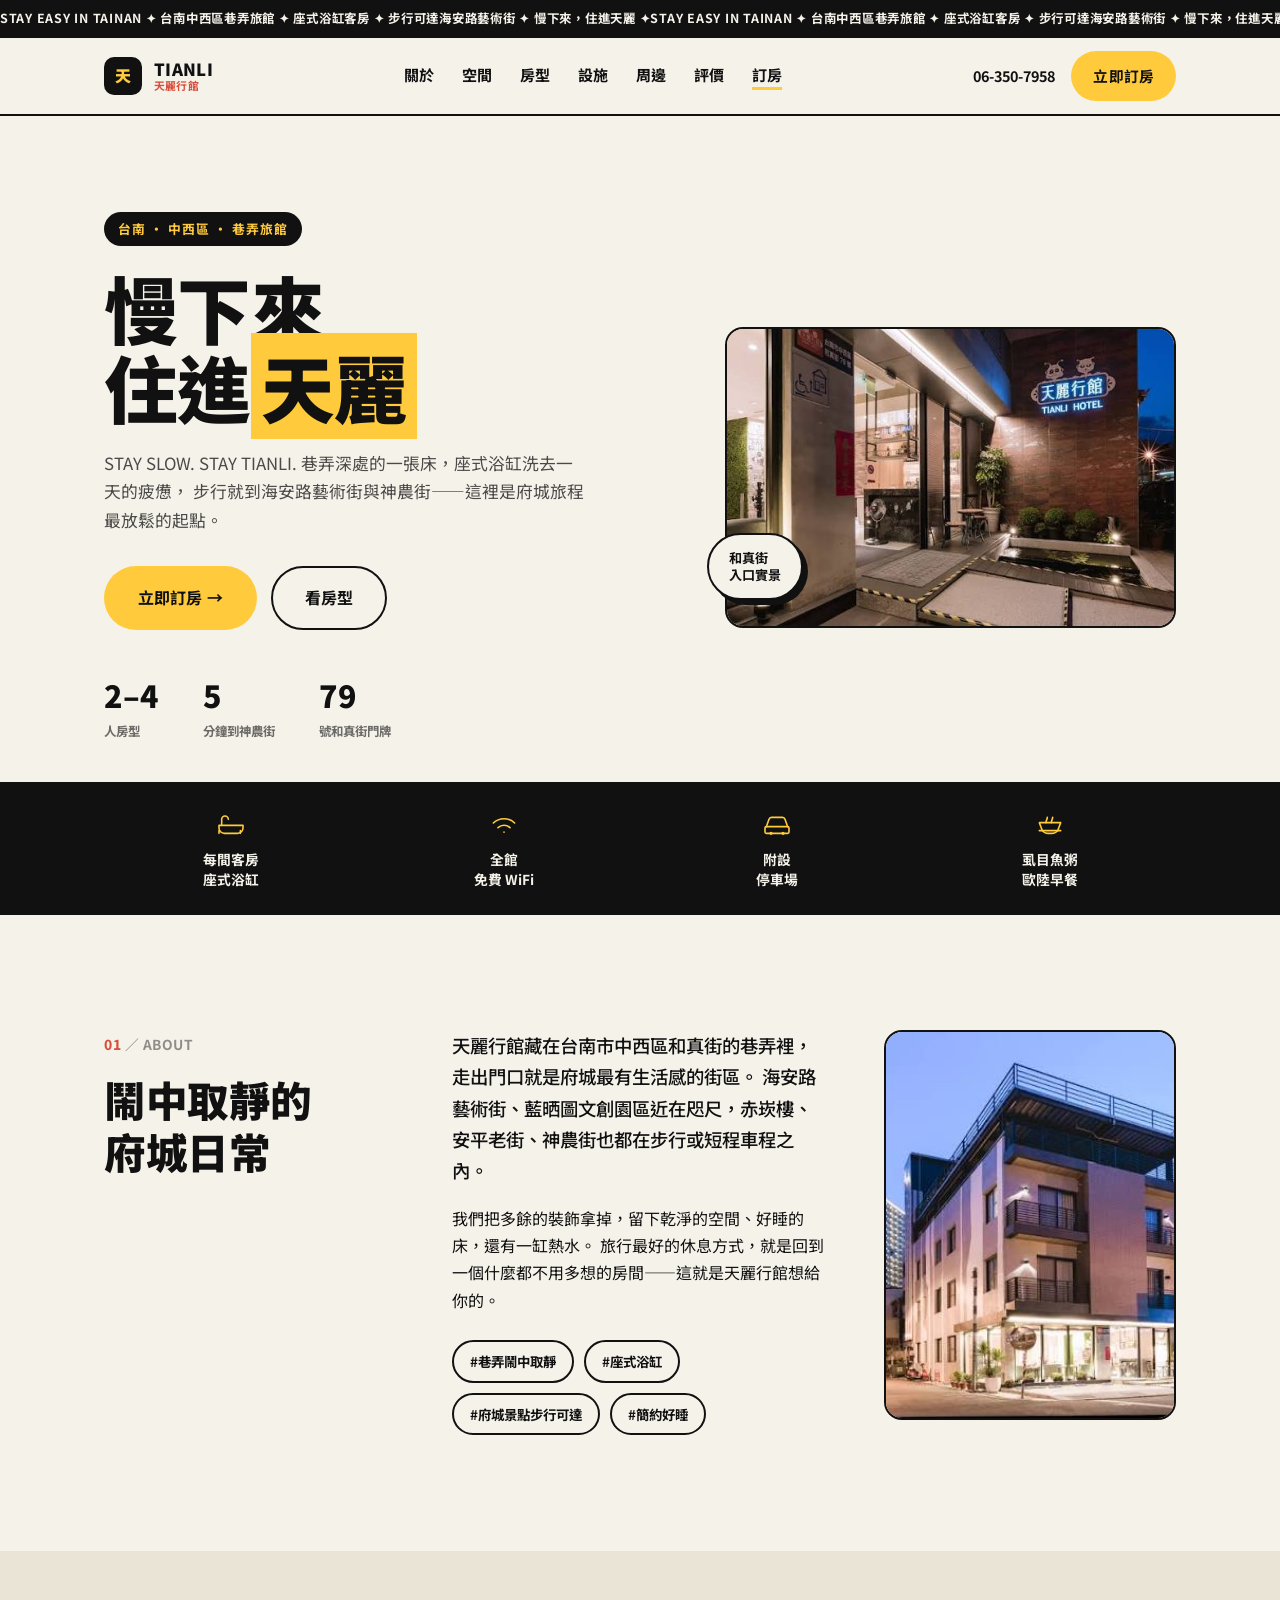
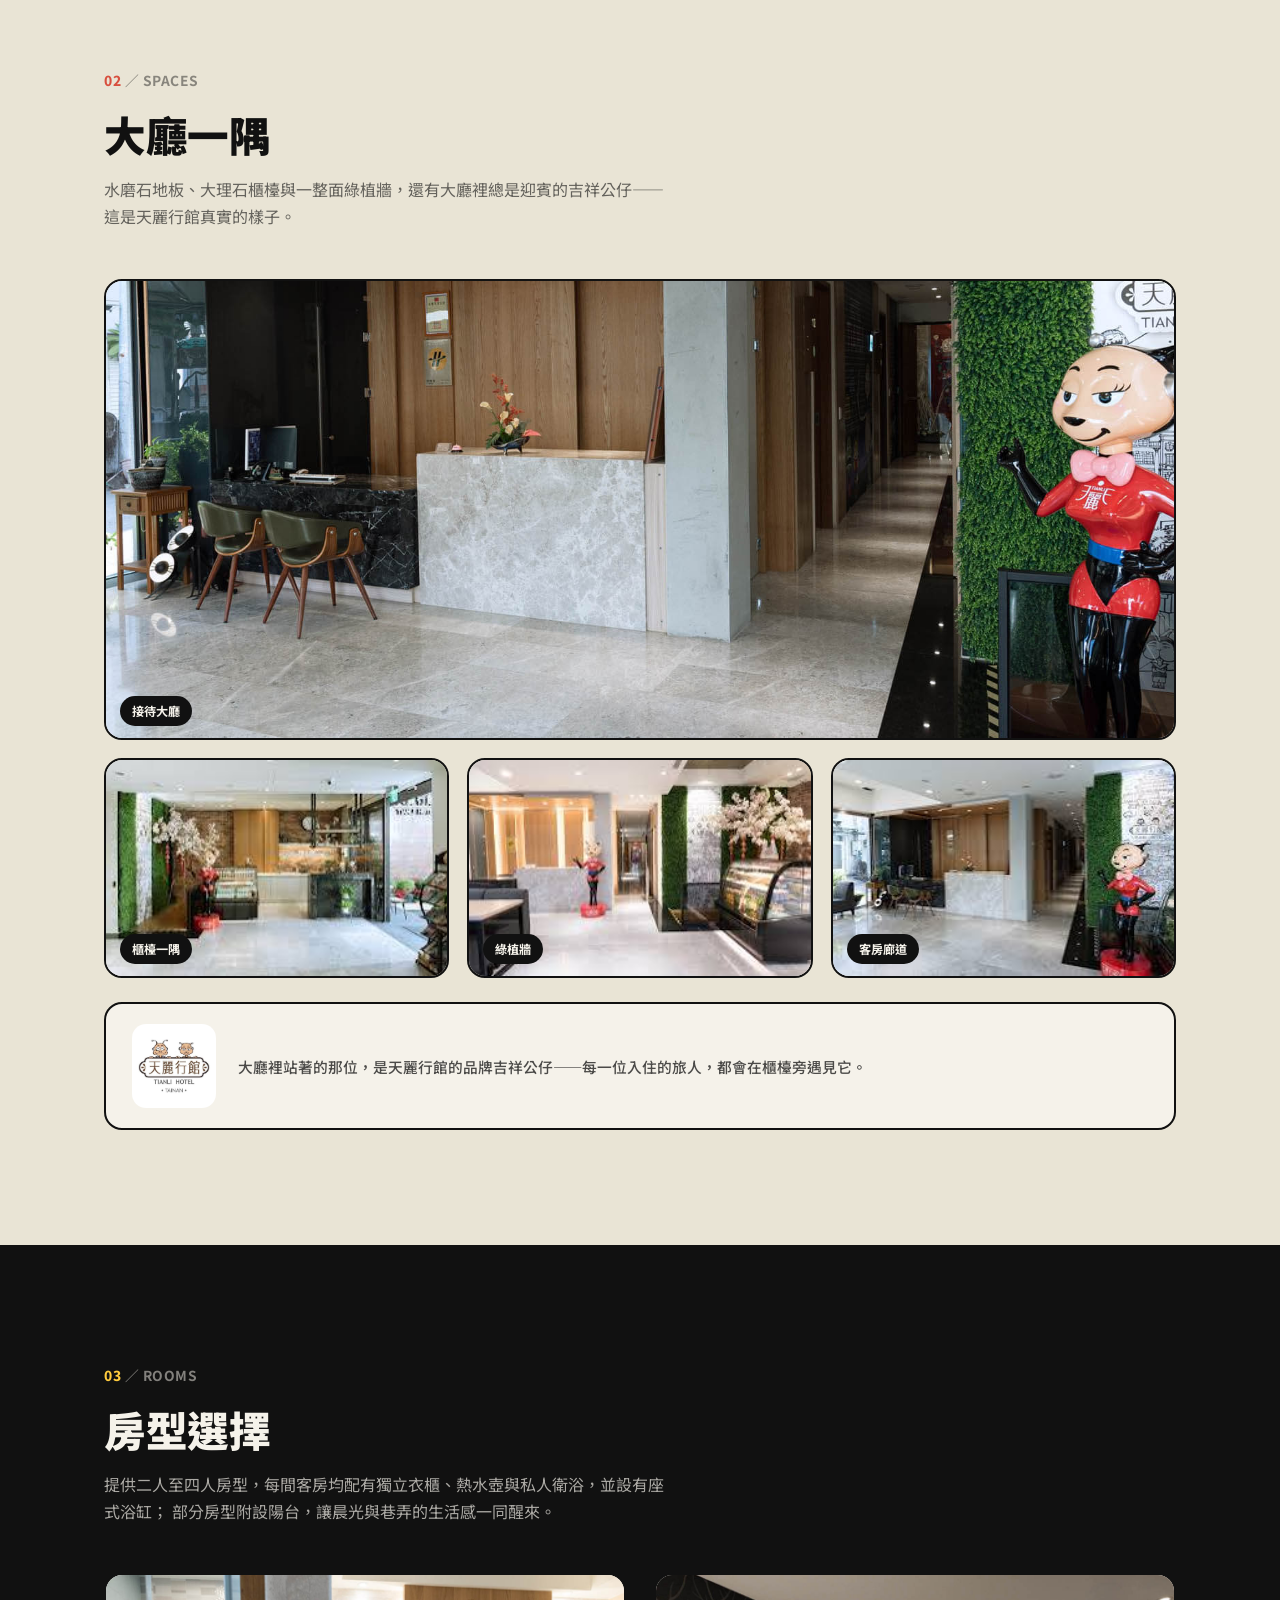
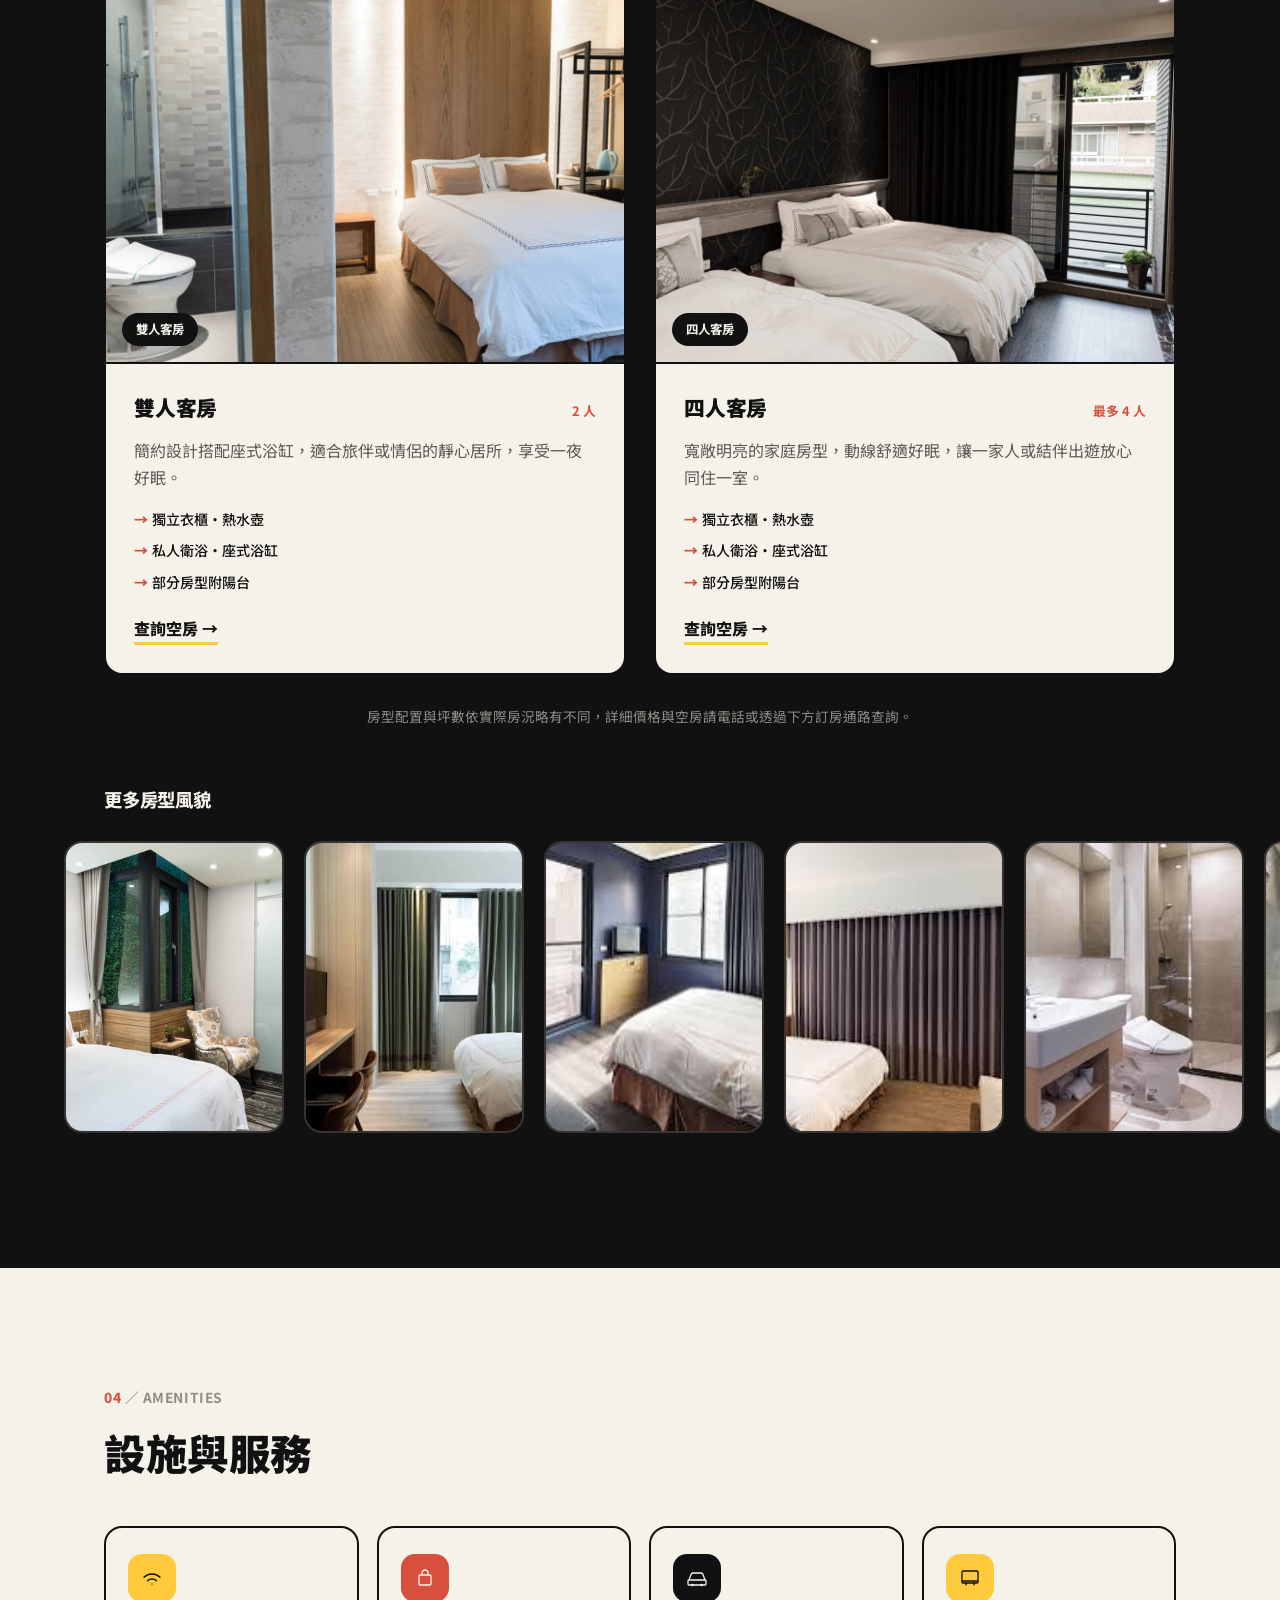
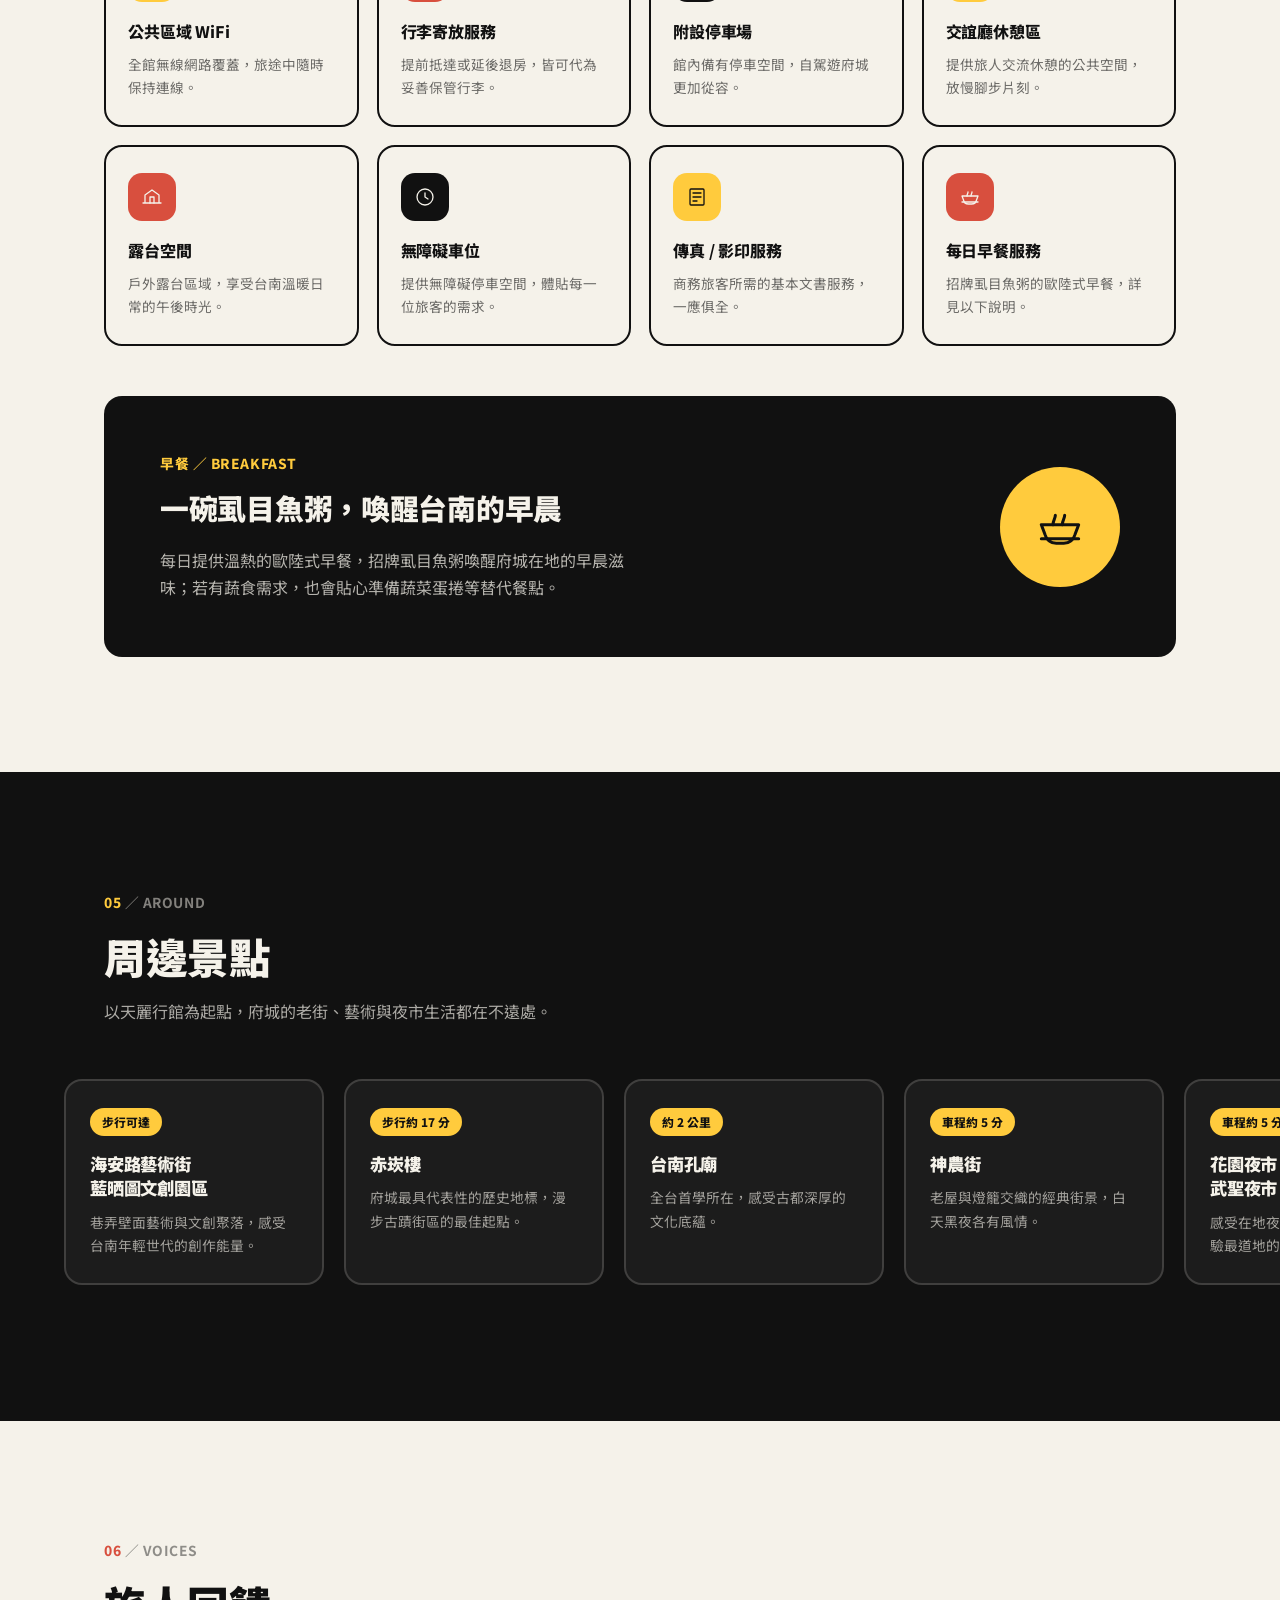
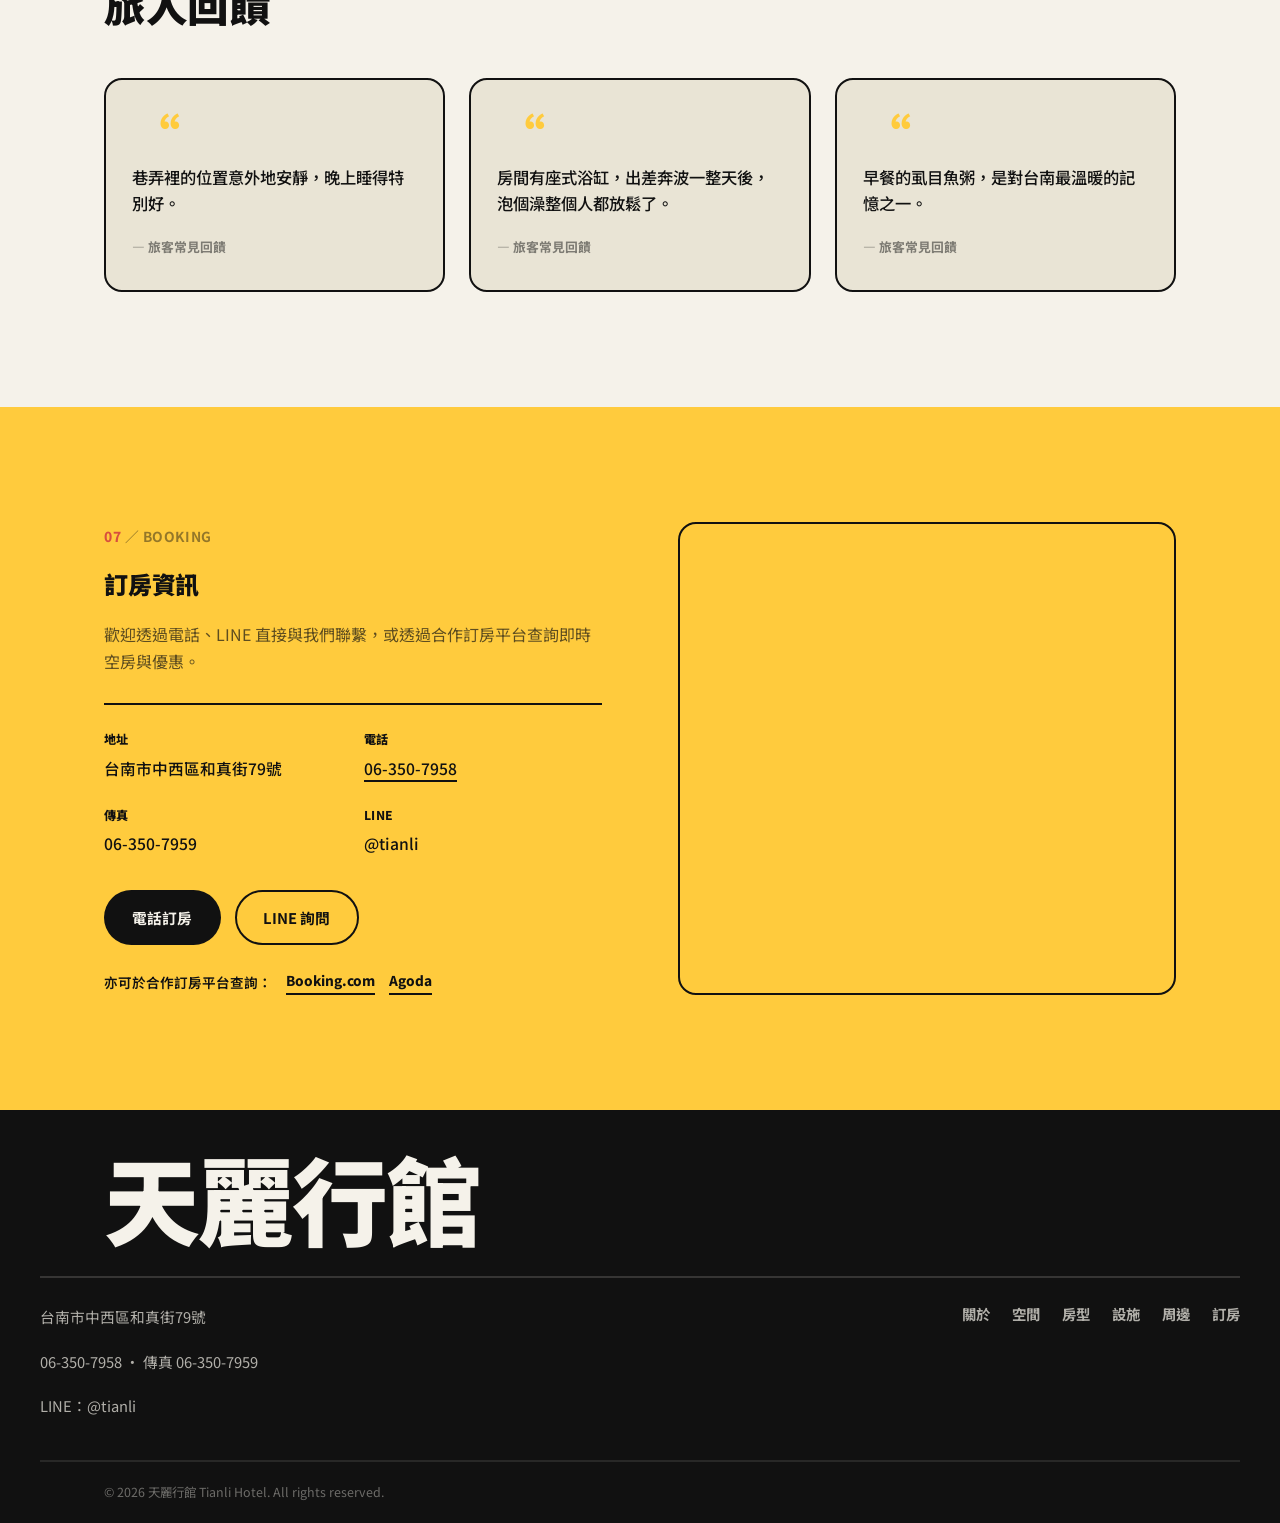
<file: index.html>
<!DOCTYPE html>
<html lang="zh-Hant">
<head>
<meta charset="UTF-8">
<meta name="viewport" content="width=device-width, initial-scale=1.0">
<title>天麗行館 TIANLI｜STAY SLOW. STAY TIANLI. 台南中西區巷弄旅館</title>
<meta name="description" content="天麗行館位於台南市中西區和真街，鬧中取靜的巷弄旅館。座式浴缸客房、步行可達海安路藝術街與神農街，慢下來，住進府城的日常。">
<link rel="icon" href="assets/img/logo-mascot.jpg">
<link rel="preconnect" href="https://fonts.googleapis.com">
<link rel="preconnect" href="https://fonts.gstatic.com" crossorigin>
<link href="https://fonts.googleapis.com/css2?family=Noto+Sans+TC:wght@400;500;700;900&display=swap" rel="stylesheet">
<link rel="stylesheet" href="assets/css/style.css">
</head>
<body>

<!-- ============ TOP TICKER ============ -->
<div class="top-ticker" aria-hidden="true">
  <div class="ticker-track">
    <span>STAY EASY IN TAINAN ✦ 台南中西區巷弄旅館 ✦ 座式浴缸客房 ✦ 步行可達海安路藝術街 ✦ 慢下來，住進天麗 ✦ </span>
    <span>STAY EASY IN TAINAN ✦ 台南中西區巷弄旅館 ✦ 座式浴缸客房 ✦ 步行可達海安路藝術街 ✦ 慢下來，住進天麗 ✦ </span>
  </div>
</div>

<!-- ============ NAV ============ -->
<header class="site-header" id="siteHeader">
  <div class="wrap header-inner">
    <a href="#top" class="brand">
      <span class="brand-mark">天</span>
      <span class="brand-word">TIANLI<em>天麗行館</em></span>
    </a>

    <nav class="main-nav" id="mainNav">
      <a href="#about" data-nav>關於</a>
      <a href="#spaces" data-nav>空間</a>
      <a href="#rooms" data-nav>房型</a>
      <a href="#amenities" data-nav>設施</a>
      <a href="#neighborhood" data-nav>周邊</a>
      <a href="#voices" data-nav>評價</a>
      <a href="#booking" data-nav>訂房</a>
    </nav>

    <div class="header-actions">
      <a href="tel:0663507958" class="tel-link">06-350-7958</a>
      <a href="#booking" class="btn btn-primary">立即訂房</a>
      <button class="nav-toggle" id="navToggle" aria-label="開啟選單" aria-expanded="false">
        <span></span><span></span><span></span>
      </button>
    </div>
  </div>
</header>

<a id="top"></a>

<!-- ============ HERO ============ -->
<section class="hero">
  <div class="wrap hero-grid">
    <div class="hero-copy">
      <p class="eyebrow reveal">台南 · 中西區 · 巷弄旅館</p>
      <h1 class="hero-title reveal">
        慢下來<br>
        住進<span class="hl">天麗</span>
      </h1>
      <p class="hero-sub reveal">
        STAY SLOW. STAY TIANLI. 巷弄深處的一張床，座式浴缸洗去一天的疲憊，
        步行就到海安路藝術街與神農街——這裡是府城旅程最放鬆的起點。
      </p>
      <div class="hero-cta reveal">
        <a href="#booking" class="btn btn-primary btn-lg">立即訂房 →</a>
        <a href="#rooms" class="btn btn-outline btn-lg">看房型</a>
      </div>
      <div class="hero-stats reveal">
        <div><strong>2–4</strong><span>人房型</span></div>
        <div><strong>5</strong><span>分鐘到神農街</span></div>
        <div><strong>79</strong><span>號和真街門牌</span></div>
      </div>
    </div>

    <div class="hero-visual reveal">
      <img src="assets/img/exterior-night.jpg" alt="天麗行館夜晚外觀，和真街入口招牌與水景" loading="eager">
      <span class="visual-badge">和真街<br>入口實景</span>
    </div>
  </div>
</section>

<!-- ============ FEATURE STRIP ============ -->
<section class="feature-strip">
  <div class="wrap feature-grid">
    <div class="feature-item reveal">
      <svg class="feature-ico" viewBox="0 0 48 48" fill="none" stroke="currentColor" stroke-width="2.4" stroke-linecap="round" stroke-linejoin="round"><path d="M6 26h36v4a8 8 0 01-8 8H14a8 8 0 01-8-8v-4z"/><path d="M10 26v-9a5 5 0 015-5 5 5 0 015 5"/><path d="M6 34v4M38 34v4"/></svg>
      <p>每間客房<br>座式浴缸</p>
    </div>
    <div class="feature-item reveal">
      <svg class="feature-ico" viewBox="0 0 48 48" fill="none" stroke="currentColor" stroke-width="2.4" stroke-linecap="round" stroke-linejoin="round"><path d="M24 36.2h.02M15 29.5a13 13 0 0118 0M8 22.5a23 23 0 0132 0"/></svg>
      <p>全館<br>免費 WiFi</p>
    </div>
    <div class="feature-item reveal">
      <svg class="feature-ico" viewBox="0 0 48 48" fill="none" stroke="currentColor" stroke-width="2.4" stroke-linecap="round" stroke-linejoin="round"><path d="M8 28l4-11a4 4 0 014-3h16a4 4 0 014 3l4 11"/><rect x="6" y="28" width="36" height="10" rx="2"/><circle cx="15" cy="38" r="2.4" fill="currentColor" stroke="none"/><circle cx="33" cy="38" r="2.4" fill="currentColor" stroke="none"/></svg>
      <p>附設<br>停車場</p>
    </div>
    <div class="feature-item reveal">
      <svg class="feature-ico" viewBox="0 0 48 48" fill="none" stroke="currentColor" stroke-width="2.4" stroke-linecap="round" stroke-linejoin="round"><path d="M8 22h32l-3 8a10 10 0 01-10 8h-6a10 10 0 01-10-8l-3-8z"/><path d="M18 22c0-4 2-5 2-8M26 22c0-4 2-5 2-8M8 34h32"/></svg>
      <p>虱目魚粥<br>歐陸早餐</p>
    </div>
  </div>
</section>

<main>

<!-- ============ ABOUT ============ -->
<section class="section" id="about">
  <div class="wrap section-grid">
    <div class="section-head">
      <span class="section-num">01 <em>／ ABOUT</em></span>
      <h2>鬧中取靜的<br>府城日常</h2>
    </div>
    <div class="section-body">
      <p class="lede">
        天麗行館藏在台南市中西區和真街的巷弄裡，走出門口就是府城最有生活感的街區。
        海安路藝術街、藍晒圖文創園區近在咫尺，赤崁樓、安平老街、神農街也都在步行或短程車程之內。
      </p>
      <p>
        我們把多餘的裝飾拿掉，留下乾淨的空間、好睡的床，還有一缸熱水。
        旅行最好的休息方式，就是回到一個什麼都不用多想的房間——這就是天麗行館想給你的。
      </p>
      <ul class="about-tags">
        <li>#巷弄鬧中取靜</li>
        <li>#座式浴缸</li>
        <li>#府城景點步行可達</li>
        <li>#簡約好睡</li>
      </ul>
    </div>
    <div class="about-media reveal">
      <img src="assets/img/exterior-dusk.jpg" alt="天麗行館建築外觀，黃昏時分" loading="lazy">
    </div>
  </div>
</section>

<!-- ============ SPACES ============ -->
<section class="section section-alt" id="spaces">
  <div class="wrap">
    <div class="section-head">
      <span class="section-num">02 <em>／ SPACES</em></span>
      <h2>大廳一隅</h2>
      <p class="section-desc">水磨石地板、大理石櫃檯與一整面綠植牆，還有大廳裡總是迎賓的吉祥公仔——這是天麗行館真實的樣子。</p>
    </div>

    <figure class="gallery-banner reveal">
      <img src="assets/img/lobby-wide.jpg" alt="天麗行館接待大廳全景，水磨石地板、大理石櫃檯與迎賓吉祥公仔" loading="lazy">
      <figcaption>接待大廳</figcaption>
    </figure>

    <div class="gallery-grid">
      <figure class="gallery-tile reveal">
        <img src="assets/img/lobby-counter.jpg" alt="天麗行館櫃檯區，紅磚牆與綠植裝飾" loading="lazy">
        <figcaption>櫃檯一隅</figcaption>
      </figure>
      <figure class="gallery-tile reveal">
        <img src="assets/img/lobby-greenwall.jpg" alt="天麗行館大廳綠植牆與迎賓公仔" loading="lazy">
        <figcaption>綠植牆</figcaption>
      </figure>
      <figure class="gallery-tile reveal">
        <img src="assets/img/lobby-corridor.jpg" alt="天麗行館大廳走道，通往客房方向" loading="lazy">
        <figcaption>客房廊道</figcaption>
      </figure>
    </div>

    <div class="mascot-callout reveal">
      <img src="assets/img/logo-mascot.jpg" alt="天麗行館吉祥公仔正式 Logo">
      <p>大廳裡站著的那位，是天麗行館的品牌吉祥公仔——每一位入住的旅人，都會在櫃檯旁遇見它。</p>
    </div>
  </div>
</section>

<!-- ============ ROOMS ============ -->
<section class="section section-dark" id="rooms">
  <div class="wrap">
    <div class="section-head split">
      <span class="section-num light">03 <em>／ ROOMS</em></span>
      <h2>房型選擇</h2>
      <p class="section-desc">
        提供二人至四人房型，每間客房均配有獨立衣櫃、熱水壺與私人衛浴，並設有座式浴缸；
        部分房型附設陽台，讓晨光與巷弄的生活感一同醒來。
      </p>
    </div>

    <div class="room-grid">
      <article class="room-card reveal">
        <div class="room-media">
          <img src="assets/img/room-wood-headboard.jpg" alt="天麗行館雙人客房，木質床頭與白色寢具" loading="lazy">
          <span class="media-tag">雙人客房</span>
        </div>
        <div class="room-body">
          <div class="room-title-row">
            <h3>雙人客房</h3>
            <span class="room-cap">2 人</span>
          </div>
          <p>簡約設計搭配座式浴缸，適合旅伴或情侶的靜心居所，享受一夜好眠。</p>
          <ul class="room-feat">
            <li>獨立衣櫃・熱水壺</li>
            <li>私人衛浴・座式浴缸</li>
            <li>部分房型附陽台</li>
          </ul>
          <a href="#booking" class="room-link">查詢空房 →</a>
        </div>
      </article>

      <article class="room-card reveal">
        <div class="room-media">
          <img src="assets/img/room-twin-branch.jpg" alt="天麗行館四人客房，雙床與陽台落地窗" loading="lazy">
          <span class="media-tag">四人客房</span>
        </div>
        <div class="room-body">
          <div class="room-title-row">
            <h3>四人客房</h3>
            <span class="room-cap">最多 4 人</span>
          </div>
          <p>寬敞明亮的家庭房型，動線舒適好眠，讓一家人或結伴出遊放心同住一室。</p>
          <ul class="room-feat">
            <li>獨立衣櫃・熱水壺</li>
            <li>私人衛浴・座式浴缸</li>
            <li>部分房型附陽台</li>
          </ul>
          <a href="#booking" class="room-link">查詢空房 →</a>
        </div>
      </article>
    </div>

    <p class="room-note">房型配置與坪數依實際房況略有不同，詳細價格與空房請電話或透過下方訂房通路查詢。</p>

    <div class="room-strip-head reveal">
      <h3>更多房型風貌</h3>
    </div>
  </div>

  <div class="spot-scroll">
    <div class="spot-track">
      <figure class="style-card reveal">
        <img src="assets/img/room-green-corner.jpg" alt="天麗行館客房一隅，轉角窗景與綠植" loading="lazy">
      </figure>
      <figure class="style-card reveal">
        <img src="assets/img/room-102.jpg" alt="天麗行館102號房，綠色窗簾與書桌" loading="lazy">
      </figure>
      <figure class="style-card reveal">
        <img src="assets/img/room-navy-balcony.jpg" alt="天麗行館深藍色調客房與陽台" loading="lazy">
      </figure>
      <figure class="style-card reveal">
        <img src="assets/img/room-dark-curtain.jpg" alt="天麗行館客房，深色窗簾與木地板" loading="lazy">
      </figure>
      <figure class="style-card reveal">
        <img src="assets/img/bath-walkin-shower.jpg" alt="天麗行館衛浴，玻璃淋浴間" loading="lazy">
      </figure>
      <figure class="style-card reveal">
        <img src="assets/img/bath-grey-tile.jpg" alt="天麗行館衛浴，灰色磁磚淋浴間" loading="lazy">
      </figure>
    </div>
  </div>
</section>

<!-- ============ AMENITIES ============ -->
<section class="section" id="amenities">
  <div class="wrap">
    <div class="section-head">
      <span class="section-num">04 <em>／ AMENITIES</em></span>
      <h2>設施與服務</h2>
    </div>

    <div class="amenity-grid">
      <div class="amenity-card reveal">
        <span class="amenity-badge badge-yellow"><svg viewBox="0 0 48 48" fill="none" stroke="currentColor" stroke-width="2.6" stroke-linecap="round" stroke-linejoin="round"><path d="M24 36.2h.02M15 29.5a13 13 0 0118 0M8 22.5a23 23 0 0132 0"/></svg></span>
        <h3>公共區域 WiFi</h3>
        <p>全館無線網路覆蓋，旅途中隨時保持連線。</p>
      </div>
      <div class="amenity-card reveal">
        <span class="amenity-badge badge-brick"><svg viewBox="0 0 48 48" fill="none" stroke="currentColor" stroke-width="2.6" stroke-linecap="round" stroke-linejoin="round"><rect x="12" y="18" width="24" height="20" rx="2"/><path d="M18 18v-4a6 6 0 0112 0v4"/></svg></span>
        <h3>行李寄放服務</h3>
        <p>提前抵達或延後退房，皆可代為妥善保管行李。</p>
      </div>
      <div class="amenity-card reveal">
        <span class="amenity-badge badge-black"><svg viewBox="0 0 48 48" fill="none" stroke="currentColor" stroke-width="2.6" stroke-linecap="round" stroke-linejoin="round"><path d="M8 28l4-11a4 4 0 014-3h16a4 4 0 014 3l4 11"/><rect x="6" y="28" width="36" height="10" rx="2"/><circle cx="15" cy="38" r="2.4" fill="currentColor" stroke="none"/><circle cx="33" cy="38" r="2.4" fill="currentColor" stroke="none"/></svg></span>
        <h3>附設停車場</h3>
        <p>館內備有停車空間，自駕遊府城更加從容。</p>
      </div>
      <div class="amenity-card reveal">
        <span class="amenity-badge badge-yellow"><svg viewBox="0 0 48 48" fill="none" stroke="currentColor" stroke-width="2.6" stroke-linecap="round" stroke-linejoin="round"><rect x="8" y="10" width="32" height="24" rx="2"/><path d="M8 30h32M16 34v4M32 34v4"/></svg></span>
        <h3>交誼廳休憩區</h3>
        <p>提供旅人交流休憩的公共空間，放慢腳步片刻。</p>
      </div>
      <div class="amenity-card reveal">
        <span class="amenity-badge badge-brick"><svg viewBox="0 0 48 48" fill="none" stroke="currentColor" stroke-width="2.6" stroke-linecap="round" stroke-linejoin="round"><path d="M6 36h36M10 36V20l14-10 14 10v16"/><path d="M20 36V24h8v12"/></svg></span>
        <h3>露台空間</h3>
        <p>戶外露台區域，享受台南溫暖日常的午後時光。</p>
      </div>
      <div class="amenity-card reveal">
        <span class="amenity-badge badge-black"><svg viewBox="0 0 48 48" fill="none" stroke="currentColor" stroke-width="2.6" stroke-linecap="round" stroke-linejoin="round"><circle cx="24" cy="24" r="16"/><path d="M24 16v8l6 4"/></svg></span>
        <h3>無障礙車位</h3>
        <p>提供無障礙停車空間，體貼每一位旅客的需求。</p>
      </div>
      <div class="amenity-card reveal">
        <span class="amenity-badge badge-yellow"><svg viewBox="0 0 48 48" fill="none" stroke="currentColor" stroke-width="2.6" stroke-linecap="round" stroke-linejoin="round"><rect x="10" y="8" width="28" height="32" rx="2"/><path d="M16 16h16M16 24h16M16 32h8"/></svg></span>
        <h3>傳真 / 影印服務</h3>
        <p>商務旅客所需的基本文書服務，一應俱全。</p>
      </div>
      <div class="amenity-card reveal">
        <span class="amenity-badge badge-brick"><svg viewBox="0 0 48 48" fill="none" stroke="currentColor" stroke-width="2.6" stroke-linecap="round" stroke-linejoin="round"><path d="M8 22h32l-3 8a10 10 0 01-10 8h-6a10 10 0 01-10-8l-3-8z"/><path d="M18 22c0-4 2-5 2-8M26 22c0-4 2-5 2-8M8 34h32"/></svg></span>
        <h3>每日早餐服務</h3>
        <p>招牌虱目魚粥的歐陸式早餐，詳見以下說明。</p>
      </div>
    </div>

    <div class="breakfast-banner reveal">
      <div class="breakfast-text">
        <span class="section-num small light">早餐 ／ BREAKFAST</span>
        <h3>一碗虱目魚粥，喚醒台南的早晨</h3>
        <p>每日提供溫熱的歐陸式早餐，招牌虱目魚粥喚醒府城在地的早晨滋味；若有蔬食需求，也會貼心準備蔬菜蛋捲等替代餐點。</p>
      </div>
      <div class="breakfast-badge"><svg viewBox="0 0 48 48" fill="none" stroke="#111111" stroke-width="2.6" stroke-linecap="round" stroke-linejoin="round"><path d="M8 22h32l-3 8a10 10 0 01-10 8h-6a10 10 0 01-10-8l-3-8z"/><path d="M18 22c0-4 2-5 2-8M26 22c0-4 2-5 2-8M8 34h32"/></svg></div>
    </div>
  </div>
</section>

<!-- ============ NEIGHBORHOOD ============ -->
<section class="section section-dark" id="neighborhood">
  <div class="wrap">
    <div class="section-head">
      <span class="section-num light">05 <em>／ AROUND</em></span>
      <h2>周邊景點</h2>
      <p class="section-desc">以天麗行館為起點，府城的老街、藝術與夜市生活都在不遠處。</p>
    </div>
  </div>

  <div class="spot-scroll">
    <div class="spot-track">
      <div class="spot-card reveal">
        <span class="spot-time">步行可達</span>
        <h3>海安路藝術街<br>藍晒圖文創園區</h3>
        <p>巷弄壁面藝術與文創聚落，感受台南年輕世代的創作能量。</p>
      </div>
      <div class="spot-card reveal">
        <span class="spot-time">步行約 17 分</span>
        <h3>赤崁樓</h3>
        <p>府城最具代表性的歷史地標，漫步古蹟街區的最佳起點。</p>
      </div>
      <div class="spot-card reveal">
        <span class="spot-time">約 2 公里</span>
        <h3>台南孔廟</h3>
        <p>全台首學所在，感受古都深厚的文化底蘊。</p>
      </div>
      <div class="spot-card reveal">
        <span class="spot-time">車程約 5 分</span>
        <h3>神農街</h3>
        <p>老屋與燈籠交織的經典街景，白天黑夜各有風情。</p>
      </div>
      <div class="spot-card reveal">
        <span class="spot-time">車程約 5 分</span>
        <h3>花園夜市<br>武聖夜市</h3>
        <p>感受在地夜生活與台南小吃，體驗最道地的府城日常。</p>
      </div>
      <div class="spot-card reveal">
        <span class="spot-time">短程可達</span>
        <h3>安平老街<br>安平古堡</h3>
        <p>沿海歷史聚落，府城最經典的一日散策路線。</p>
      </div>
    </div>
  </div>
</section>

<!-- ============ GUEST VOICES ============ -->
<section class="section" id="voices">
  <div class="wrap">
    <div class="section-head">
      <span class="section-num">06 <em>／ VOICES</em></span>
      <h2>旅人回饋</h2>
    </div>

    <div class="voice-grid">
      <blockquote class="voice-card reveal">
        <span class="quote-mark">“</span>
        <p>巷弄裡的位置意外地安靜，晚上睡得特別好。</p>
        <cite>— 旅客常見回饋</cite>
      </blockquote>
      <blockquote class="voice-card reveal">
        <span class="quote-mark">“</span>
        <p>房間有座式浴缸，出差奔波一整天後，泡個澡整個人都放鬆了。</p>
        <cite>— 旅客常見回饋</cite>
      </blockquote>
      <blockquote class="voice-card reveal">
        <span class="quote-mark">“</span>
        <p>早餐的虱目魚粥，是對台南最溫暖的記憶之一。</p>
        <cite>— 旅客常見回饋</cite>
      </blockquote>
    </div>
  </div>
</section>

<!-- ============ BOOKING / LOCATION ============ -->
<section class="section section-yellow" id="booking">
  <div class="wrap booking-grid">
    <div class="booking-info">
      <span class="section-num">07 <em>／ BOOKING</em></span>
      <h2>訂房資訊</h2>
      <p class="section-desc">歡迎透過電話、LINE 直接與我們聯繫，或透過合作訂房平台查詢即時空房與優惠。</p>

      <dl class="info-list">
        <div><dt>地址</dt><dd>台南市中西區和真街79號</dd></div>
        <div><dt>電話</dt><dd><a href="tel:0663507958">06-350-7958</a></dd></div>
        <div><dt>傳真</dt><dd>06-350-7959</dd></div>
        <div><dt>LINE</dt><dd>@tianli</dd></div>
      </dl>

      <div class="booking-actions">
        <a href="tel:0663507958" class="btn btn-dark">電話訂房</a>
        <a href="https://line.me/R/ti/p/@tianli" target="_blank" rel="noopener" class="btn btn-outline-dark">LINE 詢問</a>
      </div>

      <div class="ota-links">
        <span>亦可於合作訂房平台查詢：</span>
        <a href="https://www.booking.com/hotel/tw/tianli.zh-tw.html" target="_blank" rel="noopener">Booking.com</a>
        <a href="https://www.agoda.com/zh-tw/tianli-hotel/hotel/tainan-tw.html" target="_blank" rel="noopener">Agoda</a>
      </div>
    </div>

    <div class="booking-map">
      <iframe
        title="天麗行館地圖位置"
        src="https://www.google.com/maps?q=%E5%8F%B0%E5%8D%97%E5%B8%82%E4%B8%AD%E8%A5%BF%E5%8D%80%E5%92%8C%E7%9C%9F%E8%A1%9779%E8%99%9F&output=embed"
        loading="lazy"
        referrerpolicy="no-referrer-when-downgrade">
      </iframe>
    </div>
  </div>
</section>

</main>

<!-- ============ FOOTER ============ -->
<footer class="site-footer">
  <div class="wrap footer-wordmark">
    <span>天麗行館</span>
  </div>
  <div class="wrap footer-inner">
    <div class="footer-contact">
      <p>台南市中西區和真街79號</p>
      <p><a href="tel:0663507958">06-350-7958</a> · 傳真 06-350-7959</p>
      <p>LINE：@tianli</p>
    </div>
    <nav class="footer-nav">
      <a href="#about">關於</a>
      <a href="#spaces">空間</a>
      <a href="#rooms">房型</a>
      <a href="#amenities">設施</a>
      <a href="#neighborhood">周邊</a>
      <a href="#booking">訂房</a>
    </nav>
  </div>
  <div class="wrap footer-bottom">
    <p>© 2026 天麗行館 Tianli Hotel. All rights reserved.</p>
  </div>
</footer>

<a href="#booking" class="mobile-booking-bar"><span>查詢空房 / 立即訂房</span></a>
<button class="to-top" id="toTop" aria-label="回到頂部">↑</button>

<script src="assets/js/main.js"></script>
</body>
</html>
</file>
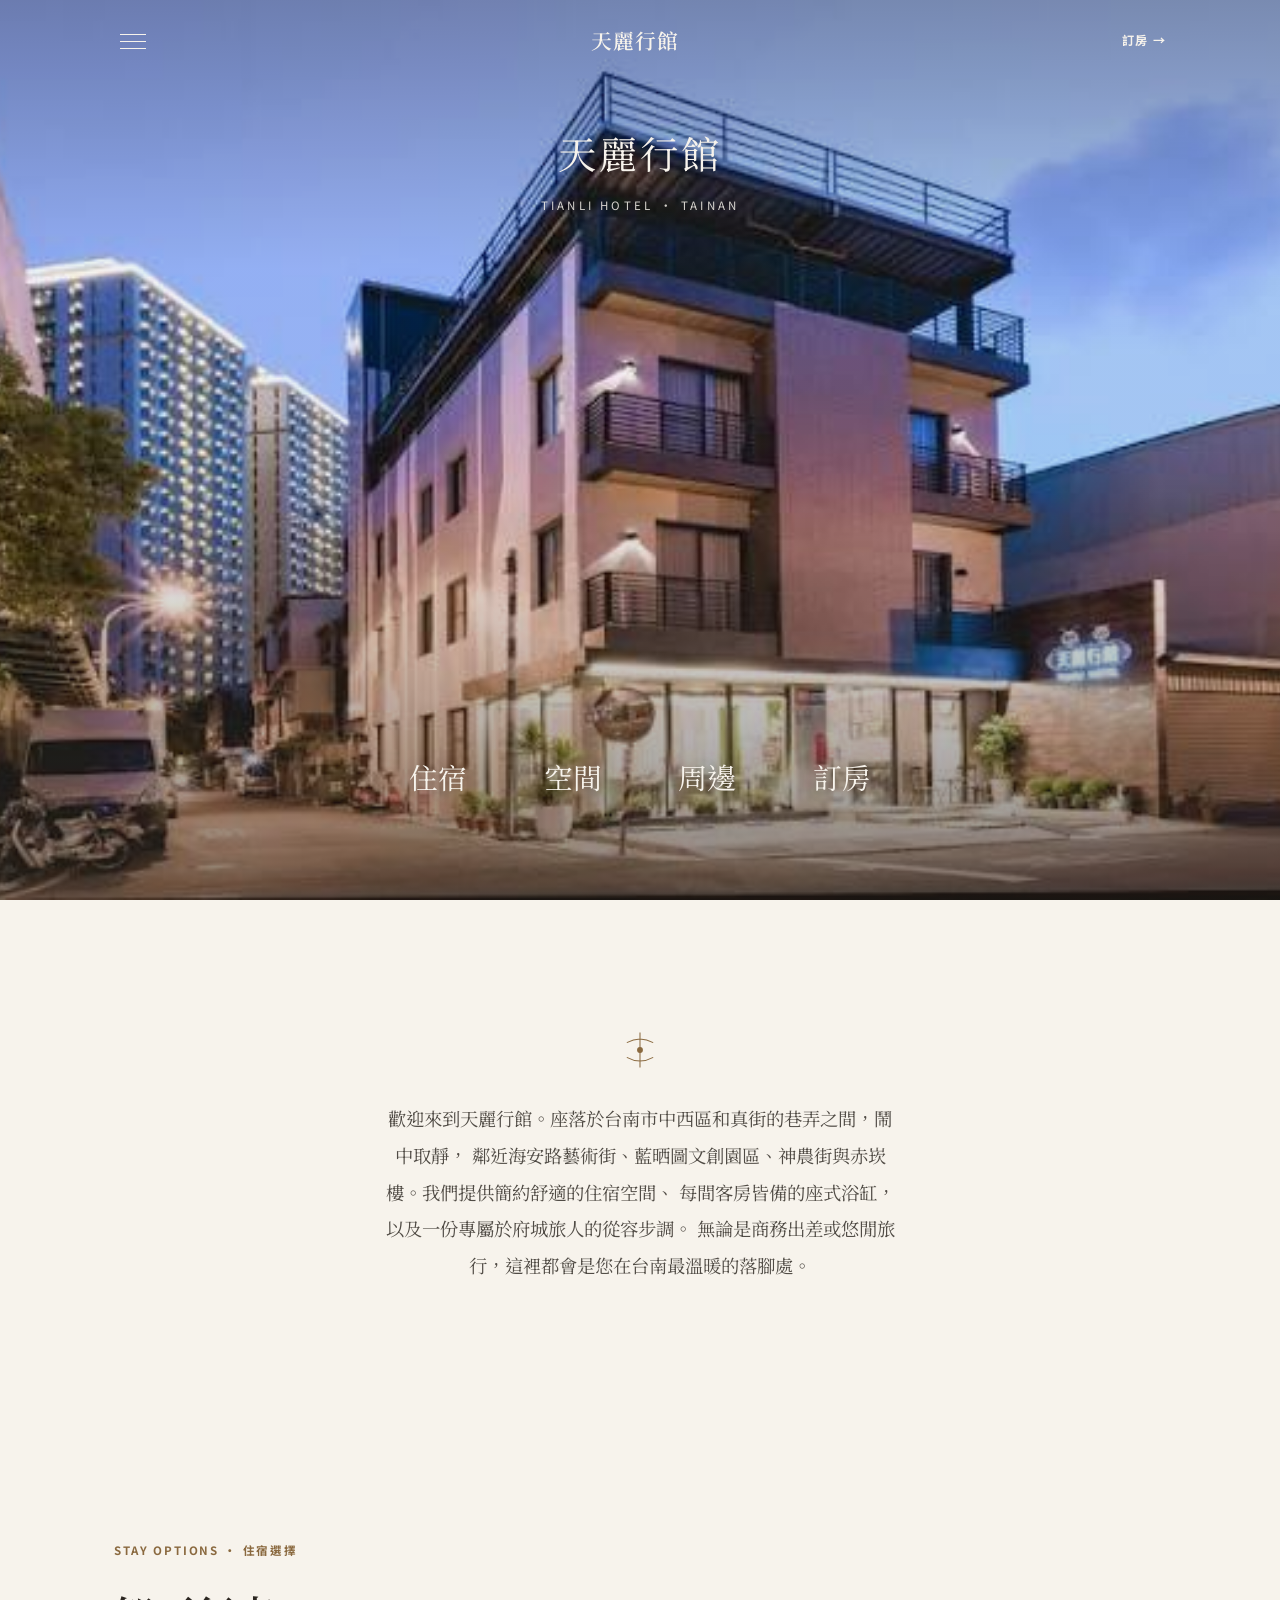
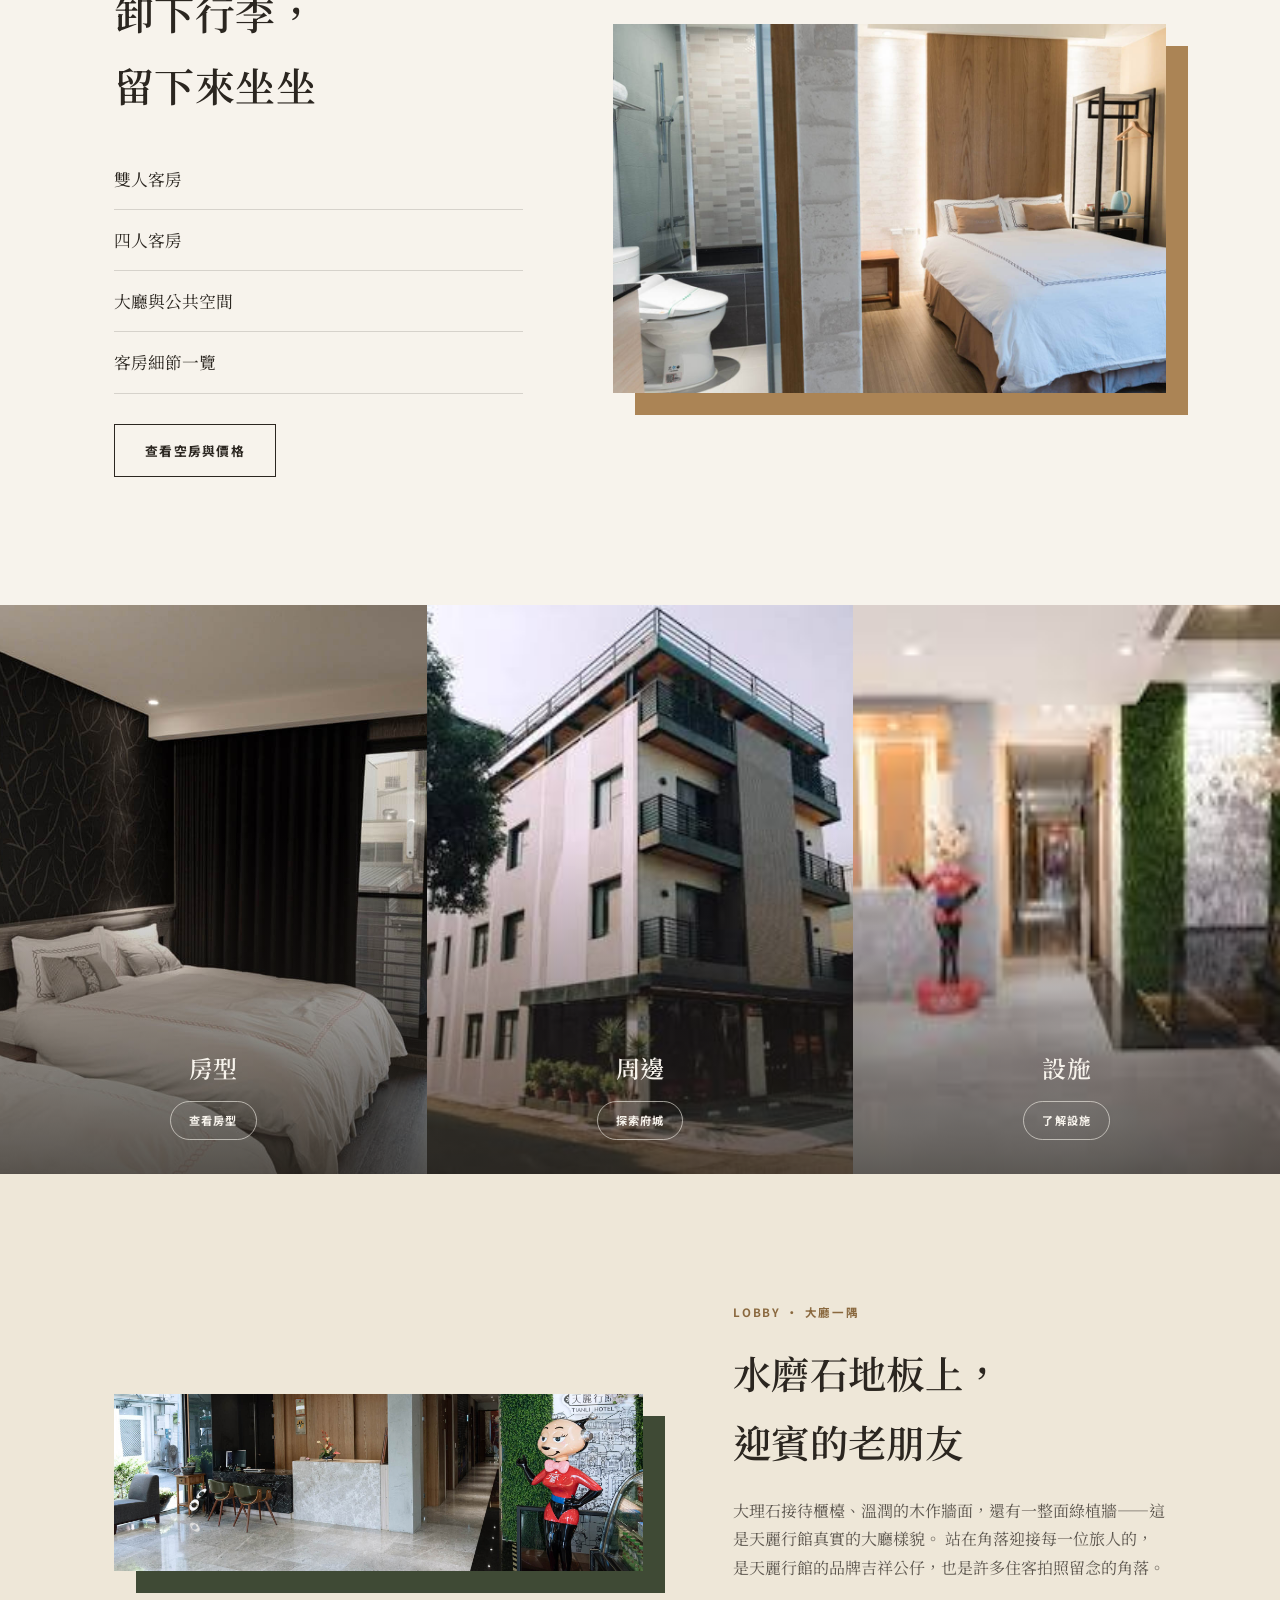
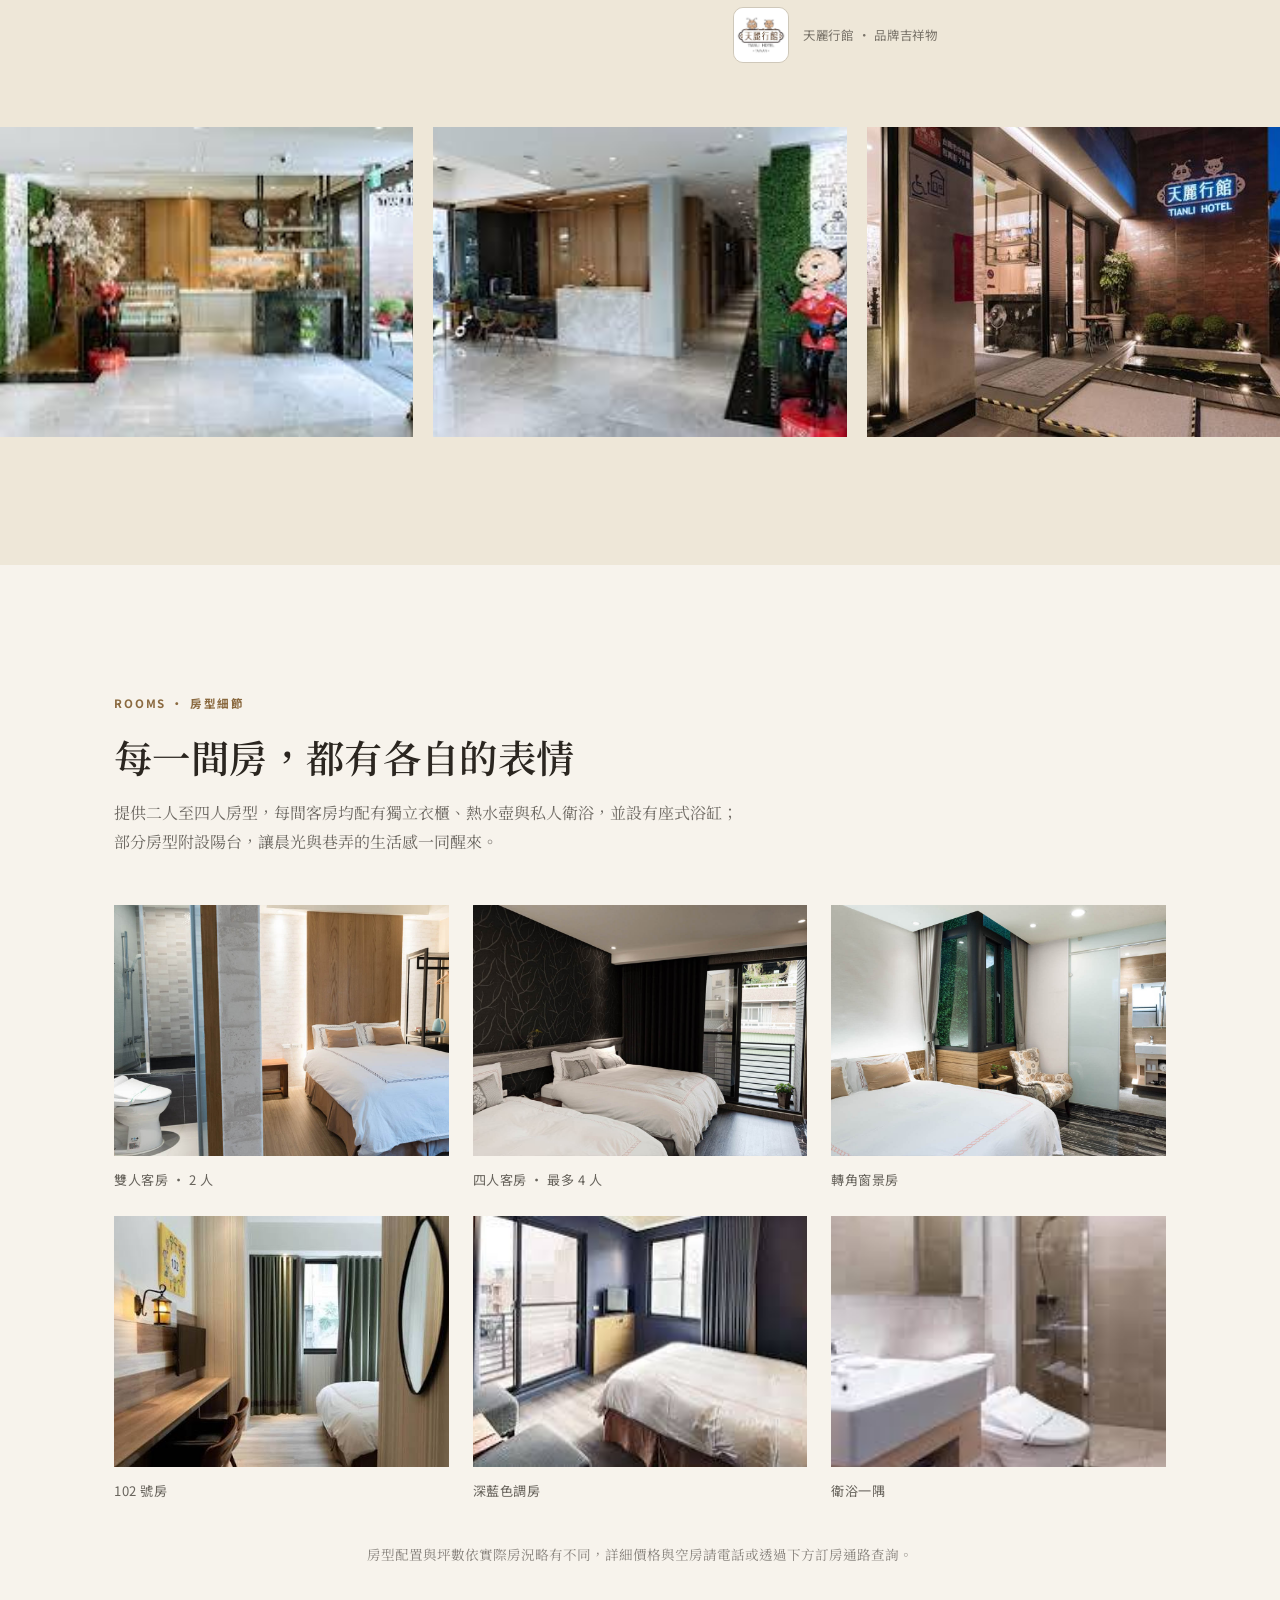
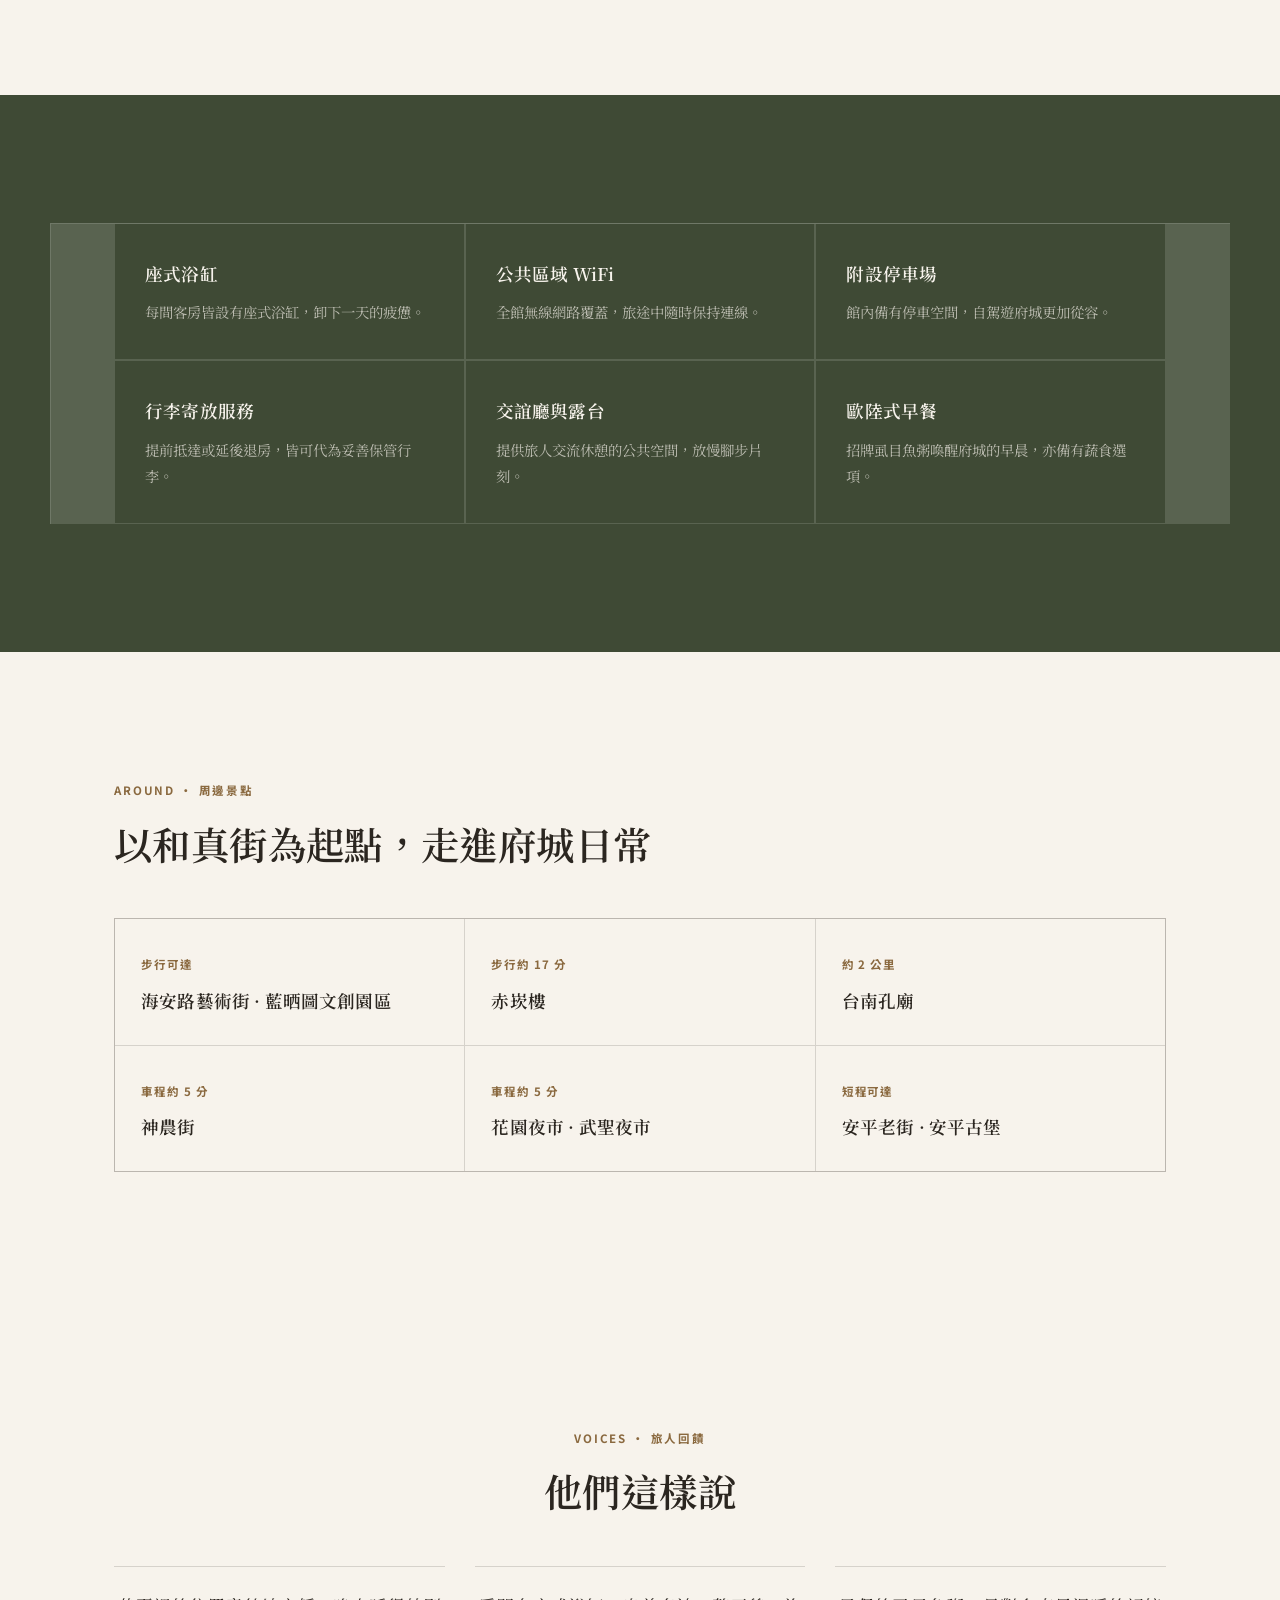
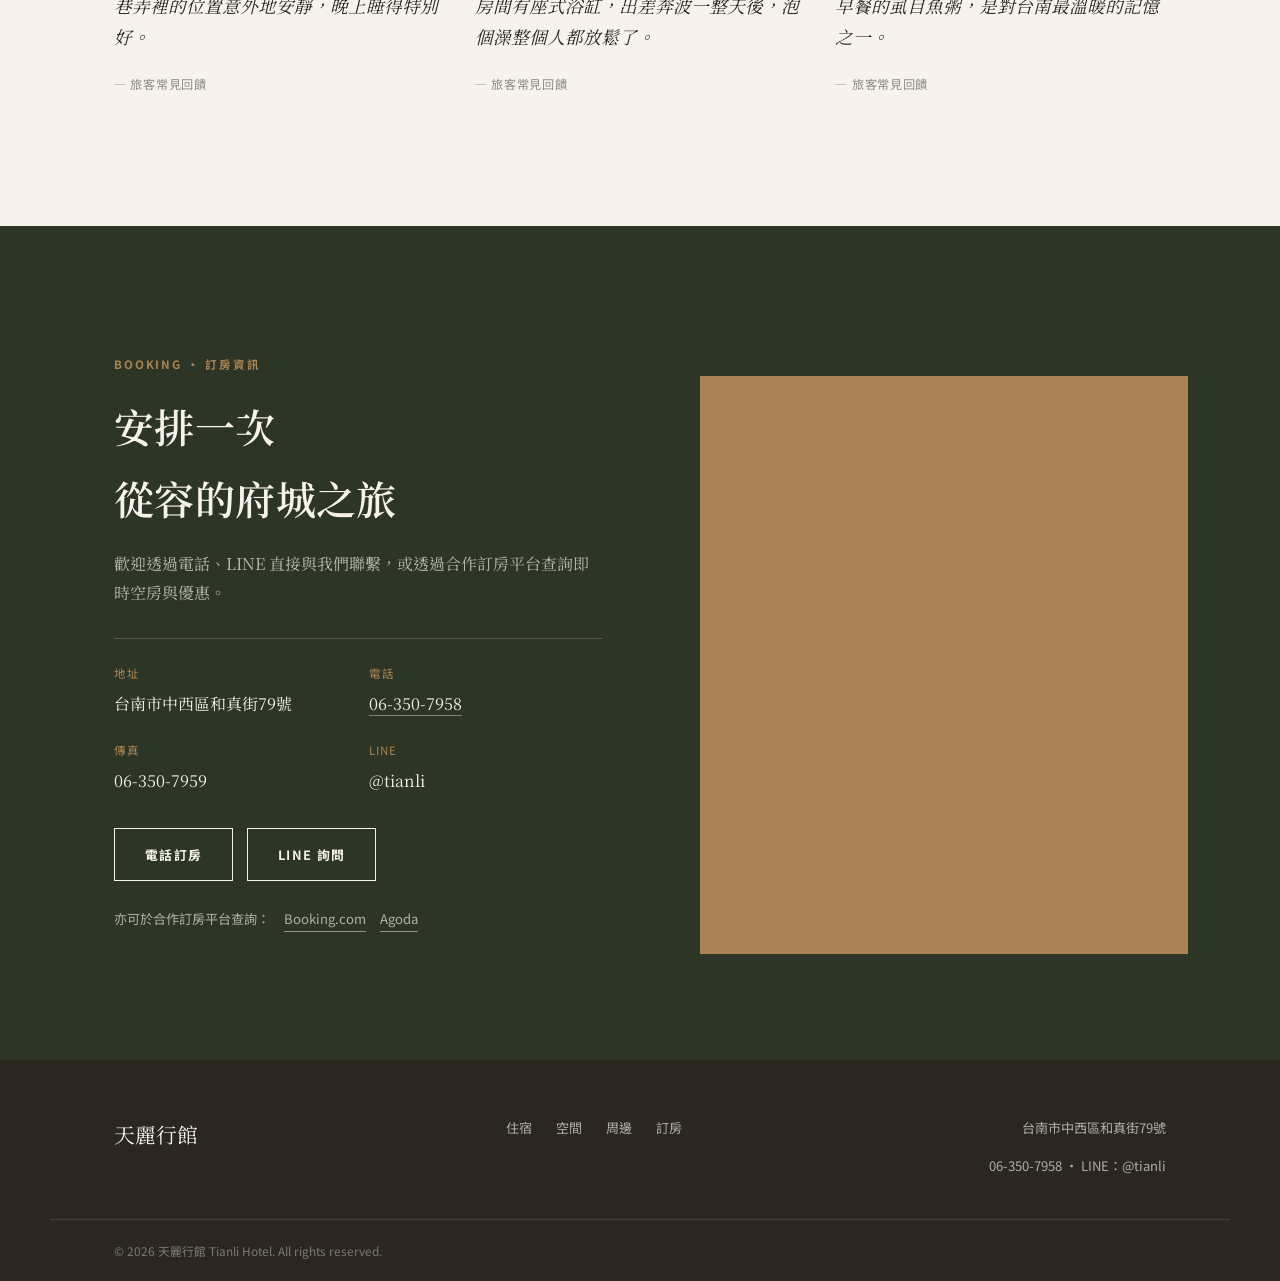
<file: v3-heritage/index.html>
<!DOCTYPE html>
<html lang="zh-Hant">
<head>
<meta charset="UTF-8">
<meta name="viewport" content="width=device-width, initial-scale=1.0">
<title>天麗行館 TIANLI HOTEL｜台南中西區巷弄旅館</title>
<meta name="description" content="天麗行館座落於台南市中西區和真街的巷弄之間，鄰近海安路藝術街、神農街與赤崁樓。簡約舒適的住宿空間、貼心服務，是府城旅人最溫暖的落腳處。">
<link rel="icon" href="assets/img/logo-mascot.jpg">
<link rel="preconnect" href="https://fonts.googleapis.com">
<link rel="preconnect" href="https://fonts.gstatic.com" crossorigin>
<link href="https://fonts.googleapis.com/css2?family=Noto+Serif+TC:wght@400;500;600;700&family=Noto+Sans+TC:wght@400;500;700&display=swap" rel="stylesheet">
<link rel="stylesheet" href="assets/css/style.css">
</head>
<body>

<header class="site-header" id="siteHeader">
  <div class="wrap header-inner">
    <button class="nav-toggle" id="navToggle" aria-label="開啟選單" aria-expanded="false">
      <span></span><span></span><span></span>
    </button>
    <a href="#top" class="brand">天麗行館</a>
    <a href="#booking" class="book-link">訂房 →</a>
  </div>
</header>

<nav class="main-nav" id="mainNav">
  <a href="#stay" data-nav>住宿</a>
  <a href="#spaces" data-nav>空間</a>
  <a href="#around" data-nav>周邊</a>
  <a href="#voices" data-nav>評價</a>
  <a href="#booking" data-nav>訂房</a>
</nav>

<a id="top"></a>

<!-- ============ HERO ============ -->
<section class="hero">
  <div class="hero-media">
    <img src="assets/img/exterior-dusk.jpg" alt="天麗行館建築外觀，黃昏時分" loading="eager">
    <div class="hero-scrim"></div>
  </div>
  <div class="hero-mark reveal">
    <span class="mark-cn">天麗行館</span>
    <span class="mark-en">TIANLI HOTEL · TAINAN</span>
  </div>
  <nav class="hero-nav reveal">
    <a href="#stay">住宿</a>
    <a href="#spaces">空間</a>
    <a href="#around">周邊</a>
    <a href="#booking">訂房</a>
  </nav>
</section>

<main>

<!-- ============ WELCOME ============ -->
<section class="section welcome" id="welcome">
  <div class="wrap welcome-inner">
    <svg class="emblem reveal" viewBox="0 0 60 60" aria-hidden="true">
      <path d="M30 6 L30 54 M12 20 Q30 10 48 20 M12 40 Q30 50 48 40" fill="none" stroke="currentColor" stroke-width="1.4"/>
      <circle cx="30" cy="30" r="4" fill="currentColor"/>
    </svg>
    <p class="welcome-text reveal">
      歡迎來到天麗行館。座落於台南市中西區和真街的巷弄之間，鬧中取靜，
      鄰近海安路藝術街、藍晒圖文創園區、神農街與赤崁樓。我們提供簡約舒適的住宿空間、
      每間客房皆備的座式浴缸，以及一份專屬於府城旅人的從容步調。
      無論是商務出差或悠閒旅行，這裡都會是您在台南最溫暖的落腳處。
    </p>
  </div>
</section>

<!-- ============ STAY OPTIONS ============ -->
<section class="section stay" id="stay">
  <div class="wrap stay-grid">
    <div class="stay-text reveal">
      <span class="eyebrow">STAY OPTIONS · 住宿選擇</span>
      <h2>卸下行李，<br>留下來坐坐</h2>
      <nav class="stay-list">
        <a href="#room-double">雙人客房</a>
        <a href="#room-quad">四人客房</a>
        <a href="#spaces">大廳與公共空間</a>
        <a href="#room-styles">客房細節一覽</a>
      </nav>
      <a href="#booking" class="btn">查看空房與價格</a>
    </div>
    <div class="frame-wrap reveal">
      <img src="assets/img/room-wood-headboard.jpg" alt="天麗行館雙人客房，木質床頭與白色寢具">
    </div>
  </div>
</section>

<!-- ============ EXPLORE TRIPTYCH ============ -->
<section class="explore" id="spaces">
  <a href="#room-styles" class="explore-tile reveal">
    <img src="assets/img/room-twin-branch.jpg" alt="天麗行館四人客房，雙床與陽台落地窗">
    <div class="tile-overlay">
      <h3>房型</h3>
      <span class="tile-btn">查看房型</span>
    </div>
  </a>
  <a href="#around" class="explore-tile reveal">
    <img src="assets/img/exterior-day.jpg" alt="天麗行館建築外觀，白日街景">
    <div class="tile-overlay">
      <h3>周邊</h3>
      <span class="tile-btn">探索府城</span>
    </div>
  </a>
  <a href="#amenities" class="explore-tile reveal">
    <img src="assets/img/lobby-greenwall.jpg" alt="天麗行館大廳綠植牆">
    <div class="tile-overlay">
      <h3>設施</h3>
      <span class="tile-btn">了解設施</span>
    </div>
  </a>
</section>

<!-- ============ LOBBY / SPACES ============ -->
<section class="section lobby-feature">
  <div class="wrap lobby-grid">
    <div class="frame-wrap frame-wrap--alt reveal">
      <img src="assets/img/lobby-wide.jpg" alt="天麗行館接待大廳全景">
    </div>
    <div class="lobby-text reveal">
      <span class="eyebrow">LOBBY · 大廳一隅</span>
      <h2>水磨石地板上，<br>迎賓的老朋友</h2>
      <p>
        大理石接待櫃檯、溫潤的木作牆面，還有一整面綠植牆——這是天麗行館真實的大廳樣貌。
        站在角落迎接每一位旅人的，是天麗行館的品牌吉祥公仔，也是許多住客拍照留念的角落。
      </p>
      <div class="mascot-row">
        <img src="assets/img/logo-mascot.jpg" alt="天麗行館吉祥公仔正式 Logo" class="mascot-logo">
        <span>天麗行館 · 品牌吉祥物</span>
      </div>
    </div>
  </div>

  <div class="gallery-strip reveal">
    <img src="assets/img/lobby-counter.jpg" alt="天麗行館櫃檯區，紅磚牆與綠植裝飾">
    <img src="assets/img/lobby-corridor.jpg" alt="天麗行館大廳走道，通往客房方向">
    <img src="assets/img/exterior-night.jpg" alt="天麗行館夜晚外觀，和真街入口招牌">
  </div>
</section>

<!-- ============ ROOM STYLES ============ -->
<section class="section room-styles" id="room-styles">
  <div class="wrap">
    <div class="section-head reveal">
      <span class="eyebrow">ROOMS · 房型細節</span>
      <h2>每一間房，都有各自的表情</h2>
      <p class="section-desc">
        提供二人至四人房型，每間客房均配有獨立衣櫃、熱水壺與私人衛浴，並設有座式浴缸；
        部分房型附設陽台，讓晨光與巷弄的生活感一同醒來。
      </p>
    </div>

    <div class="room-grid">
      <figure class="room-photo reveal" id="room-double">
        <img src="assets/img/room-wood-headboard.jpg" alt="天麗行館雙人客房">
        <figcaption>雙人客房 · 2 人</figcaption>
      </figure>
      <figure class="room-photo reveal" id="room-quad">
        <img src="assets/img/room-twin-branch.jpg" alt="天麗行館四人客房">
        <figcaption>四人客房 · 最多 4 人</figcaption>
      </figure>
      <figure class="room-photo reveal">
        <img src="assets/img/room-green-corner.jpg" alt="天麗行館客房一隅，轉角窗景與綠植">
        <figcaption>轉角窗景房</figcaption>
      </figure>
      <figure class="room-photo reveal">
        <img src="assets/img/room-102.jpg" alt="天麗行館102號房">
        <figcaption>102 號房</figcaption>
      </figure>
      <figure class="room-photo reveal">
        <img src="assets/img/room-navy-balcony.jpg" alt="天麗行館深藍色調客房與陽台">
        <figcaption>深藍色調房</figcaption>
      </figure>
      <figure class="room-photo reveal">
        <img src="assets/img/bath-walkin-shower.jpg" alt="天麗行館衛浴，玻璃淋浴間">
        <figcaption>衛浴一隅</figcaption>
      </figure>
    </div>

    <p class="room-note">房型配置與坪數依實際房況略有不同，詳細價格與空房請電話或透過下方訂房通路查詢。</p>
  </div>
</section>

<!-- ============ AMENITIES ============ -->
<section class="section amenities" id="amenities">
  <div class="wrap amenities-grid">
    <div class="amenity-item reveal">
      <h3>座式浴缸</h3>
      <p>每間客房皆設有座式浴缸，卸下一天的疲憊。</p>
    </div>
    <div class="amenity-item reveal">
      <h3>公共區域 WiFi</h3>
      <p>全館無線網路覆蓋，旅途中隨時保持連線。</p>
    </div>
    <div class="amenity-item reveal">
      <h3>附設停車場</h3>
      <p>館內備有停車空間，自駕遊府城更加從容。</p>
    </div>
    <div class="amenity-item reveal">
      <h3>行李寄放服務</h3>
      <p>提前抵達或延後退房，皆可代為妥善保管行李。</p>
    </div>
    <div class="amenity-item reveal">
      <h3>交誼廳與露台</h3>
      <p>提供旅人交流休憩的公共空間，放慢腳步片刻。</p>
    </div>
    <div class="amenity-item reveal">
      <h3>歐陸式早餐</h3>
      <p>招牌虱目魚粥喚醒府城的早晨，亦備有蔬食選項。</p>
    </div>
  </div>
</section>

<!-- ============ AROUND ============ -->
<section class="section around" id="around">
  <div class="wrap">
    <div class="section-head reveal">
      <span class="eyebrow">AROUND · 周邊景點</span>
      <h2>以和真街為起點，走進府城日常</h2>
    </div>
    <div class="around-list">
      <div class="around-item reveal">
        <span>步行可達</span>
        <h3>海安路藝術街 · 藍晒圖文創園區</h3>
      </div>
      <div class="around-item reveal">
        <span>步行約 17 分</span>
        <h3>赤崁樓</h3>
      </div>
      <div class="around-item reveal">
        <span>約 2 公里</span>
        <h3>台南孔廟</h3>
      </div>
      <div class="around-item reveal">
        <span>車程約 5 分</span>
        <h3>神農街</h3>
      </div>
      <div class="around-item reveal">
        <span>車程約 5 分</span>
        <h3>花園夜市 · 武聖夜市</h3>
      </div>
      <div class="around-item reveal">
        <span>短程可達</span>
        <h3>安平老街 · 安平古堡</h3>
      </div>
    </div>
  </div>
</section>

<!-- ============ VOICES ============ -->
<section class="section voices" id="voices">
  <div class="wrap">
    <div class="section-head center reveal">
      <span class="eyebrow">VOICES · 旅人回饋</span>
      <h2>他們這樣說</h2>
    </div>
    <div class="voice-grid">
      <blockquote class="voice-card reveal">
        <p>巷弄裡的位置意外地安靜，晚上睡得特別好。</p>
        <cite>— 旅客常見回饋</cite>
      </blockquote>
      <blockquote class="voice-card reveal">
        <p>房間有座式浴缸，出差奔波一整天後，泡個澡整個人都放鬆了。</p>
        <cite>— 旅客常見回饋</cite>
      </blockquote>
      <blockquote class="voice-card reveal">
        <p>早餐的虱目魚粥，是對台南最溫暖的記憶之一。</p>
        <cite>— 旅客常見回饋</cite>
      </blockquote>
    </div>
  </div>
</section>

<!-- ============ BOOKING ============ -->
<section class="section booking" id="booking">
  <div class="wrap booking-grid">
    <div class="booking-text reveal">
      <span class="eyebrow">BOOKING · 訂房資訊</span>
      <h2>安排一次<br>從容的府城之旅</h2>
      <p class="section-desc">歡迎透過電話、LINE 直接與我們聯繫，或透過合作訂房平台查詢即時空房與優惠。</p>

      <dl class="info-list">
        <div><dt>地址</dt><dd>台南市中西區和真街79號</dd></div>
        <div><dt>電話</dt><dd><a href="tel:0663507958">06-350-7958</a></dd></div>
        <div><dt>傳真</dt><dd>06-350-7959</dd></div>
        <div><dt>LINE</dt><dd>@tianli</dd></div>
      </dl>

      <div class="booking-actions">
        <a href="tel:0663507958" class="btn">電話訂房</a>
        <a href="https://line.me/R/ti/p/@tianli" target="_blank" rel="noopener" class="btn btn-outline">LINE 詢問</a>
      </div>

      <div class="ota-links">
        <span>亦可於合作訂房平台查詢：</span>
        <a href="https://www.booking.com/hotel/tw/tianli.zh-tw.html" target="_blank" rel="noopener">Booking.com</a>
        <a href="https://www.agoda.com/zh-tw/tianli-hotel/hotel/tainan-tw.html" target="_blank" rel="noopener">Agoda</a>
      </div>
    </div>

    <div class="frame-wrap frame-wrap--map reveal">
      <iframe
        title="天麗行館地圖位置"
        src="https://www.google.com/maps?q=%E5%8F%B0%E5%8D%97%E5%B8%82%E4%B8%AD%E8%A5%BF%E5%8D%80%E5%92%8C%E7%9C%9F%E8%A1%9779%E8%99%9F&output=embed"
        loading="lazy"
        referrerpolicy="no-referrer-when-downgrade">
      </iframe>
    </div>
  </div>
</section>

</main>

<footer class="site-footer">
  <div class="wrap footer-inner">
    <span class="footer-brand">天麗行館</span>
    <nav class="footer-nav">
      <a href="#stay">住宿</a>
      <a href="#spaces">空間</a>
      <a href="#around">周邊</a>
      <a href="#booking">訂房</a>
    </nav>
    <div class="footer-contact">
      <p>台南市中西區和真街79號</p>
      <p><a href="tel:0663507958">06-350-7958</a> · LINE：@tianli</p>
    </div>
  </div>
  <div class="wrap footer-bottom">
    <p>© 2026 天麗行館 Tianli Hotel. All rights reserved.</p>
  </div>
</footer>

<button class="to-top" id="toTop" aria-label="回到頂部">↑</button>

<script src="assets/js/main.js"></script>
</body>
</html>
</file>
<file: assets/css/style.css>
/* ============================================================
   天麗行館 TIANLI — Bold Loft Design Tokens
   ============================================================ */
:root {
  --ink: #111111;
  --paper: #f5f2ea;
  --paper-deep: #e9e4d5;
  --yellow: #ffcb3d;
  --brick: #d84f3e;
  --line: rgba(17, 17, 17, 0.14);

  --font: "Noto Sans TC", "Helvetica Neue", Arial, sans-serif;
  --container: 1200px;
  --gutter: clamp(20px, 5vw, 64px);
  --radius: 18px;
  --ease: cubic-bezier(0.22, 1, 0.36, 1);
}

* { box-sizing: border-box; }
html { scroll-behavior: smooth; scroll-padding-top: 130px; }

body {
  margin: 0;
  background: var(--paper);
  color: var(--ink);
  font-family: var(--font);
  font-weight: 400;
  line-height: 1.7;
  -webkit-font-smoothing: antialiased;
}

img, svg { display: block; max-width: 100%; }
a { color: inherit; text-decoration: none; }
h1, h2, h3 { font-weight: 900; margin: 0; letter-spacing: -0.01em; }
p { margin: 0 0 1em; }
p:last-child { margin-bottom: 0; }

.wrap { max-width: var(--container); margin: 0 auto; padding: 0 var(--gutter); }

/* ============================================================
   Ticker
   ============================================================ */
.top-ticker {
  background: var(--ink);
  color: var(--paper);
  overflow: hidden;
  white-space: nowrap;
  height: 38px;
  display: flex;
  align-items: center;
  position: relative;
  z-index: 101;
}
.ticker-track {
  display: flex;
  animation: ticker 26s linear infinite;
}
.ticker-track span {
  font-size: 0.78rem;
  letter-spacing: 0.06em;
  font-weight: 700;
  padding-right: 0;
}
@keyframes ticker {
  from { transform: translateX(0); }
  to { transform: translateX(-50%); }
}

/* ============================================================
   Buttons
   ============================================================ */
.btn {
  display: inline-flex;
  align-items: center;
  gap: 8px;
  padding: 13px 26px;
  border-radius: 999px;
  font-size: 0.92rem;
  font-weight: 700;
  letter-spacing: 0.01em;
  border: 2px solid transparent;
  transition: transform 0.25s var(--ease), box-shadow 0.25s var(--ease), background 0.25s var(--ease);
  cursor: pointer;
  white-space: nowrap;
}
.btn-primary { background: var(--yellow); color: var(--ink); }
.btn-primary:hover { transform: translateY(-2px); box-shadow: 4px 6px 0 var(--ink); }
.btn-outline { border-color: var(--ink); color: var(--ink); }
.btn-outline:hover { background: var(--ink); color: var(--paper); }
.btn-dark { background: var(--ink); color: var(--paper); }
.btn-dark:hover { transform: translateY(-2px); box-shadow: 4px 6px 0 rgba(17,17,17,0.3); }
.btn-outline-dark { border-color: var(--ink); color: var(--ink); }
.btn-outline-dark:hover { background: var(--ink); color: var(--paper); }
.btn-lg { padding: 16px 32px; font-size: 1rem; }

/* ============================================================
   Header
   ============================================================ */
.site-header {
  position: sticky;
  top: 0; left: 0; right: 0;
  z-index: 100;
  background: var(--paper);
  border-bottom: 2px solid var(--ink);
}

.header-inner { display: flex; align-items: center; justify-content: space-between; height: 76px; }

.brand { display: flex; align-items: center; gap: 12px; }
.brand-mark {
  width: 38px; height: 38px;
  display: grid; place-items: center;
  background: var(--ink);
  color: var(--yellow);
  font-weight: 900;
  border-radius: 10px;
  flex-shrink: 0;
}
.brand-word { display: flex; flex-direction: column; line-height: 1.15; font-weight: 900; font-size: 1.05rem; letter-spacing: 0.02em; }
.brand-word em { font-style: normal; font-size: 0.68rem; font-weight: 700; color: var(--brick); letter-spacing: 0.02em; }

.main-nav { display: flex; gap: 28px; }
.main-nav a { font-size: 0.94rem; font-weight: 700; position: relative; padding-bottom: 3px; }
.main-nav a::after {
  content: ""; position: absolute; left: 0; right: 100%; bottom: 0;
  height: 3px; background: var(--yellow);
  transition: right 0.3s var(--ease);
}
.main-nav a:hover::after, .main-nav a.is-active::after { right: 0; }

.header-actions { display: flex; align-items: center; gap: 16px; }
.tel-link { font-size: 0.9rem; font-weight: 700; }
.header-actions .btn-primary { padding: 10px 20px; }

.nav-toggle {
  display: none; width: 40px; height: 40px;
  border: none; background: transparent;
  flex-direction: column; justify-content: center; align-items: center; gap: 5px;
  cursor: pointer;
  position: relative;
  z-index: 101;
}
.nav-toggle span { width: 22px; height: 2px; background: var(--ink); transition: all 0.3s var(--ease); }
.nav-toggle.is-open span:nth-child(1) { transform: translateY(7px) rotate(45deg); }
.nav-toggle.is-open span:nth-child(2) { opacity: 0; }
.nav-toggle.is-open span:nth-child(3) { transform: translateY(-7px) rotate(-45deg); }

/* ============================================================
   Hero
   ============================================================ */
.hero { padding: clamp(48px, 8vw, 96px) 0 40px; }
.hero-grid {
  display: grid;
  grid-template-columns: 1.1fr 0.9fr;
  gap: clamp(32px, 6vw, 70px);
  align-items: center;
}
.eyebrow {
  display: inline-block;
  font-size: 0.8rem; font-weight: 700; letter-spacing: 0.08em;
  background: var(--ink); color: var(--yellow);
  padding: 6px 14px; border-radius: 999px;
  margin-bottom: 22px;
}
.hero-title {
  font-size: clamp(2.6rem, 6vw, 4.6rem);
  line-height: 1.08;
  margin-bottom: 22px;
}
.hero-title .hl {
  background: var(--yellow);
  padding: 0 10px;
  box-decoration-break: clone;
  -webkit-box-decoration-break: clone;
}
.hero-sub { font-size: 1.05rem; max-width: 480px; color: rgba(17,17,17,0.75); margin-bottom: 32px; }
.hero-cta { display: flex; gap: 14px; flex-wrap: wrap; margin-bottom: 40px; }

.hero-stats { display: flex; gap: clamp(20px, 4vw, 44px); flex-wrap: wrap; }
.hero-stats div { display: flex; flex-direction: column; }
.hero-stats strong { font-size: 1.9rem; font-weight: 900; }
.hero-stats span { font-size: 0.78rem; color: rgba(17,17,17,0.6); font-weight: 700; }

.hero-visual { position: relative; }
.hero-visual img {
  width: 100%; aspect-ratio: 3 / 2; object-fit: cover; object-position: center 42%;
  border-radius: var(--radius); border: 2px solid var(--ink);
}
.visual-badge {
  position: absolute; left: -18px; bottom: 28px;
  background: var(--paper);
  border: 2px solid var(--ink);
  border-radius: 999px;
  padding: 14px 20px;
  font-size: 0.82rem; font-weight: 700;
  line-height: 1.3;
  box-shadow: 5px 5px 0 var(--ink);
}

/* ============================================================
   Feature strip
   ============================================================ */
.feature-strip { background: var(--ink); color: var(--paper); padding: 26px 0; }
.feature-grid { display: grid; grid-template-columns: repeat(4, 1fr); gap: 20px; text-align: center; }
.feature-item { display: flex; flex-direction: column; align-items: center; gap: 10px; }
.feature-ico { width: 32px; height: 32px; color: var(--yellow); }
.feature-item p { font-size: 0.86rem; font-weight: 700; margin: 0; line-height: 1.4; }

/* ============================================================
   Sections — shared
   ============================================================ */
.section { padding: clamp(64px, 9vw, 120px) 0; }
.section-alt { background: var(--paper-deep); }
.section-dark { background: var(--ink); color: var(--paper); }
.section-yellow { background: var(--yellow); }

.section-num {
  display: inline-block;
  font-size: 0.86rem; font-weight: 800; letter-spacing: 0.04em;
  color: var(--brick);
  margin-bottom: 16px;
}
.section-num em { font-style: normal; color: rgba(17,17,17,0.45); font-weight: 700; }
.section-num.light { color: var(--yellow); }
.section-num.light em { color: rgba(245,242,234,0.5); }
.section-num.small { margin-bottom: 8px; display: block; }

.section-head h2 { font-size: clamp(1.9rem, 3.4vw, 2.6rem); line-height: 1.25; }
.section-head { margin-bottom: 48px; }
.section-head.split { max-width: 640px; }
.section-desc { margin-top: 16px; font-size: 1rem; color: rgba(17,17,17,0.62); max-width: 560px; }
.section-dark .section-desc { color: rgba(245,242,234,0.68); }

/* About */
.section-grid { display: grid; grid-template-columns: 0.7fr 0.9fr 0.7fr; gap: clamp(28px, 5vw, 56px); align-items: start; }
.section-grid .section-head { margin-bottom: 0; }
.lede { font-size: 1.15rem; font-weight: 500; }
.about-media img { width: 100%; aspect-ratio: 3 / 4; object-fit: cover; border-radius: var(--radius); border: 2px solid var(--ink); }
.about-tags { list-style: none; padding: 0; margin: 26px 0 0; display: flex; flex-wrap: wrap; gap: 10px; }
.about-tags li {
  font-size: 0.84rem; font-weight: 700;
  padding: 8px 16px; border: 2px solid var(--ink); border-radius: 999px;
}

/* ============================================================
   Gallery (real photography)
   ============================================================ */
.gallery-banner {
  margin: 0 0 18px; position: relative;
  border-radius: var(--radius); overflow: hidden; border: 2px solid var(--ink);
}
.gallery-banner img { width: 100%; aspect-ratio: 21 / 9; object-fit: cover; }
.gallery-grid {
  display: grid;
  grid-template-columns: repeat(3, 1fr);
  grid-auto-rows: 220px;
  gap: 18px;
}
.gallery-tile {
  margin: 0; position: relative;
  border-radius: var(--radius); overflow: hidden; border: 2px solid var(--ink);
}
.gallery-tile img { width: 100%; height: 100%; object-fit: cover; }
.gallery-banner figcaption, .gallery-tile figcaption {
  position: absolute; left: 14px; bottom: 12px;
  background: var(--ink); color: var(--paper);
  font-size: 0.76rem; font-weight: 700;
  padding: 5px 12px; border-radius: 999px;
}
.mascot-callout {
  margin: 24px 0 0; display: flex; align-items: center; gap: 22px;
  background: var(--paper); border: 2px solid var(--ink); border-radius: var(--radius);
  padding: 20px 26px;
}
.mascot-callout img { width: 84px; height: 84px; border-radius: 14px; flex-shrink: 0; object-fit: cover; }
.mascot-callout p { font-size: 0.92rem; font-weight: 500; color: rgba(17,17,17,0.75); margin: 0; }

/* ============================================================
   Rooms
   ============================================================ */
.room-grid { display: grid; grid-template-columns: repeat(2, 1fr); gap: 28px; }
.room-card {
  background: var(--paper);
  color: var(--ink);
  border-radius: var(--radius);
  overflow: hidden;
  border: 2px solid var(--ink);
  transition: transform 0.35s var(--ease), box-shadow 0.35s var(--ease);
}
.room-card:hover { transform: translateY(-6px); box-shadow: 8px 10px 0 rgba(255,203,61,0.9); }
.room-media { position: relative; aspect-ratio: 4 / 3; border-bottom: 2px solid var(--ink); }
.room-media img { width: 100%; height: 100%; object-fit: cover; }
.media-tag {
  position: absolute; left: 16px; bottom: 16px;
  background: var(--ink); color: var(--paper);
  font-size: 0.78rem; font-weight: 700;
  padding: 6px 14px; border-radius: 999px;
}
.room-body { padding: 26px 28px 30px; }
.room-title-row { display: flex; align-items: baseline; justify-content: space-between; margin-bottom: 12px; }
.room-body h3 { font-size: 1.3rem; }
.room-cap { font-size: 0.8rem; font-weight: 700; color: var(--brick); }
.room-body > p { color: rgba(17,17,17,0.68); }
.room-feat { list-style: none; padding: 0; margin: 16px 0 20px; display: flex; flex-direction: column; gap: 8px; font-size: 0.88rem; font-weight: 500; }
.room-feat li { padding-left: 18px; position: relative; }
.room-feat li::before { content: "→"; position: absolute; left: 0; top: 0; color: var(--brick); font-weight: 900; }
.room-link { font-weight: 800; border-bottom: 3px solid var(--yellow); padding-bottom: 2px; }
.room-note { margin-top: 30px; font-size: 0.85rem; color: rgba(245,242,234,0.55); text-align: center; }
.section-dark .room-note { color: rgba(245,242,234,0.55); }
.room-strip-head { margin-top: 56px; margin-bottom: 20px; }
.room-strip-head h3 { font-size: 1.15rem; font-weight: 800; }
.style-card { margin: 0; width: 220px; flex-shrink: 0; border-radius: var(--radius); overflow: hidden; border: 2px solid rgba(245,242,234,0.16); }
.style-card img { width: 100%; aspect-ratio: 3 / 4; object-fit: cover; }

/* ============================================================
   Amenities
   ============================================================ */
.amenity-grid { display: grid; grid-template-columns: repeat(4, 1fr); gap: 18px; margin-bottom: 50px; }
.amenity-card {
  background: var(--paper);
  border: 2px solid var(--ink);
  border-radius: var(--radius);
  padding: 26px 22px;
  transition: transform 0.25s var(--ease), box-shadow 0.25s var(--ease);
}
.amenity-card:hover { transform: translateY(-4px); box-shadow: 5px 6px 0 var(--ink); }
.amenity-badge {
  display: inline-flex; align-items: center; justify-content: center;
  width: 48px; height: 48px; border-radius: 14px;
  margin-bottom: 16px;
}
.amenity-badge svg { width: 24px; height: 24px; }
.badge-yellow { background: var(--yellow); color: var(--ink); }
.badge-brick { background: var(--brick); color: var(--paper); }
.badge-black { background: var(--ink); color: var(--paper); }
.amenity-card h3 { font-size: 1rem; margin-bottom: 8px; font-weight: 800; }
.amenity-card p { font-size: 0.85rem; color: rgba(17,17,17,0.6); }

.breakfast-banner {
  display: grid; grid-template-columns: 1.4fr 0.5fr; align-items: center; gap: 30px;
  background: var(--ink); color: var(--paper);
  border-radius: var(--radius); padding: clamp(30px, 5vw, 56px);
}
.breakfast-text h3 { font-size: clamp(1.35rem, 2.6vw, 1.8rem); margin: 6px 0 14px; }
.breakfast-text p { color: rgba(245,242,234,0.72); max-width: 480px; }
.breakfast-badge {
  justify-self: end;
  width: 120px; height: 120px; border-radius: 50%;
  background: var(--yellow);
  display: grid; place-items: center;
}
.breakfast-badge svg { width: 56px; height: 56px; }

/* ============================================================
   Neighborhood — horizontal scroll
   ============================================================ */
.spot-scroll { overflow-x: auto; padding: 6px 0 20px; scrollbar-width: none; }
.spot-scroll::-webkit-scrollbar { display: none; }
.spot-track { display: flex; gap: 20px; padding: 0 var(--gutter); width: max-content; }
.spot-card {
  width: 260px; flex-shrink: 0;
  background: #1c1c1c;
  border: 2px solid rgba(245,242,234,0.16);
  border-radius: var(--radius);
  padding: 26px 24px;
}
.spot-time {
  display: inline-block; font-size: 0.74rem; font-weight: 800;
  color: var(--ink); background: var(--yellow);
  border-radius: 999px; padding: 4px 12px; margin-bottom: 16px;
}
.spot-card h3 { font-size: 1.08rem; margin-bottom: 10px; line-height: 1.4; }
.spot-card p { font-size: 0.86rem; color: rgba(245,242,234,0.62); }

/* ============================================================
   Guest voices
   ============================================================ */
.voice-grid { display: grid; grid-template-columns: repeat(3, 1fr); gap: 24px; }
.voice-card {
  margin: 0; padding: 30px 26px;
  background: var(--paper-deep);
  border-radius: var(--radius);
  border: 2px solid var(--ink);
  position: relative;
}
.quote-mark { font-size: 3rem; font-weight: 900; color: var(--yellow); line-height: 1; display: block; margin-bottom: 6px; }
.voice-card p { font-size: 1.02rem; font-weight: 500; line-height: 1.6; margin-bottom: 16px; }
.voice-card cite { font-style: normal; font-size: 0.8rem; font-weight: 700; color: rgba(17,17,17,0.5); }

/* ============================================================
   Booking
   ============================================================ */
.section-yellow .section-desc { color: rgba(17,17,17,0.68); }
.booking-grid { display: grid; grid-template-columns: 1fr 1fr; gap: clamp(32px, 6vw, 80px); align-items: stretch; }
.info-list { display: grid; grid-template-columns: repeat(2, 1fr); gap: 22px; margin: 28px 0 32px; padding-top: 24px; border-top: 2px solid var(--ink); }
.info-list dt { font-size: 0.76rem; font-weight: 800; letter-spacing: 0.04em; margin-bottom: 6px; }
.info-list dd { margin: 0; font-size: 0.98rem; font-weight: 500; }
.info-list a { border-bottom: 2px solid var(--ink); }
.booking-actions { display: flex; gap: 14px; flex-wrap: wrap; margin-bottom: 24px; }
.ota-links { display: flex; flex-wrap: wrap; align-items: center; gap: 14px; font-size: 0.85rem; font-weight: 600; }
.ota-links a { border-bottom: 2px solid var(--ink); padding-bottom: 1px; font-weight: 800; }
.booking-map { min-height: 320px; border-radius: var(--radius); overflow: hidden; border: 2px solid var(--ink); }
.booking-map iframe { width: 100%; height: 100%; min-height: 320px; border: 0; }

/* ============================================================
   Footer
   ============================================================ */
.site-footer { background: var(--ink); color: rgba(245,242,234,0.7); padding-top: 40px; }
.footer-wordmark { padding-bottom: 10px; }
.footer-wordmark span {
  font-size: clamp(2.6rem, 9vw, 6rem);
  font-weight: 900; color: var(--paper);
  letter-spacing: -0.02em; line-height: 1;
  display: block;
}
.footer-inner {
  display: flex; justify-content: space-between; align-items: flex-start; flex-wrap: wrap; gap: 24px;
  padding: 24px 0 40px;
  border-top: 2px solid rgba(245,242,234,0.16);
  margin-top: 20px;
}
.footer-contact { font-size: 0.92rem; line-height: 2; }
.footer-contact a:hover { color: var(--yellow); }
.footer-nav { display: flex; gap: 22px; font-size: 0.9rem; font-weight: 700; flex-wrap: wrap; }
.footer-nav a:hover { color: var(--yellow); }
.footer-bottom { padding: 20px var(--gutter); font-size: 0.78rem; color: rgba(245,242,234,0.4); border-top: 2px solid rgba(245,242,234,0.1); }

/* ============================================================
   Floating elements
   ============================================================ */
.mobile-booking-bar {
  display: none; position: fixed; left: 0; right: 0; bottom: 0; z-index: 90;
  background: var(--yellow); color: var(--ink);
  text-align: center; padding: 16px; font-size: 0.94rem; font-weight: 800;
  border-top: 2px solid var(--ink);
}
.to-top {
  position: fixed; right: 24px; bottom: 24px; z-index: 90;
  width: 44px; height: 44px; border-radius: 50%;
  border: 2px solid var(--ink); background: var(--yellow); color: var(--ink);
  font-size: 1.1rem; font-weight: 900; cursor: pointer;
  opacity: 0; pointer-events: none; transform: translateY(10px);
  transition: all 0.3s var(--ease);
}
.to-top.is-visible { opacity: 1; pointer-events: auto; transform: translateY(0); }

/* ============================================================
   Reveal animation
   ============================================================ */
.reveal { opacity: 0; transform: translateY(24px); transition: opacity 0.7s var(--ease), transform 0.7s var(--ease); }
.reveal.is-visible { opacity: 1; transform: translateY(0); }

@media (prefers-reduced-motion: reduce) {
  .reveal { opacity: 1; transform: none; transition: none; }
  .ticker-track { animation: none; }
  html { scroll-behavior: auto; }
}

/* ============================================================
   Responsive
   ============================================================ */
@media (max-width: 1024px) {
  .hero-grid { grid-template-columns: 1fr; }
  .hero-visual { max-width: 420px; }
  .amenity-grid { grid-template-columns: repeat(2, 1fr); }
  .voice-grid { grid-template-columns: 1fr; }
}

@media (max-width: 860px) {
  .main-nav { display: none; }
  .header-actions .tel-link { display: none; }
  .nav-toggle { display: flex; }

  .site-header.nav-open .main-nav {
    display: flex; flex-direction: column;
    position: fixed; top: 114px; left: 0; right: 0; bottom: 0;
    background: var(--paper); padding: 30px var(--gutter); gap: 26px;
    font-size: 1.2rem; z-index: 99;
  }

  .section-grid { grid-template-columns: 1fr; }
  .room-grid { grid-template-columns: 1fr; }
  .booking-grid { grid-template-columns: 1fr; }
  .info-list { grid-template-columns: 1fr 1fr; }
  .breakfast-banner { grid-template-columns: 1fr; text-align: left; }
  .breakfast-badge { display: none; }
  .feature-grid { grid-template-columns: repeat(2, 1fr); gap: 26px; }
  .gallery-grid { grid-template-columns: repeat(2, 1fr); grid-auto-rows: 180px; }
  .gallery-banner img { aspect-ratio: 16 / 9; }

  .mobile-booking-bar { display: block; }
  body { padding-bottom: 58px; }
}

@media (max-width: 560px) {
  .amenity-grid { grid-template-columns: 1fr; }
  .footer-inner { flex-direction: column; }
  .header-actions .btn-primary { padding: 9px 16px; font-size: 0.82rem; }
  .hero-stats { gap: 24px; }
  .gallery-grid { grid-template-columns: 1fr; grid-auto-rows: 220px; }
  .gallery-banner img { aspect-ratio: 4 / 3; }
}
</file>
<file: v3-heritage/assets/css/style.css>
/* ============================================================
   天麗行館 TIANLI — Heritage Resort Design Tokens
   ============================================================ */
:root {
  --ink: #2b2620;
  --cream: #f7f3ec;
  --cream-deep: #eee7d8;
  --forest: #3f4a35;
  --forest-deep: #2c3526;
  --tan: #ab8455;
  --tan-deep: #8a693f;
  --line: rgba(43, 38, 32, 0.16);

  --font-serif: "Noto Serif TC", "Georgia", serif;
  --font-sans: "Noto Sans TC", "Helvetica Neue", Arial, sans-serif;
  --container: 1180px;
  --gutter: clamp(20px, 5vw, 64px);
  --ease: cubic-bezier(0.22, 1, 0.36, 1);
}

* { box-sizing: border-box; }
html { scroll-behavior: smooth; scroll-padding-top: 90px; }

body {
  margin: 0;
  background: var(--cream);
  color: var(--ink);
  font-family: var(--font-serif);
  font-weight: 400;
  line-height: 1.8;
  -webkit-font-smoothing: antialiased;
}

img, svg { display: block; max-width: 100%; }
a { color: inherit; text-decoration: none; }
h1, h2, h3 { font-family: var(--font-serif); font-weight: 600; margin: 0; letter-spacing: 0.01em; }
p { margin: 0 0 1em; }
p:last-child { margin-bottom: 0; }

.wrap { max-width: var(--container); margin: 0 auto; padding: 0 var(--gutter); }

.eyebrow {
  display: block;
  font-family: var(--font-sans);
  font-size: 0.72rem;
  font-weight: 700;
  letter-spacing: 0.16em;
  text-transform: uppercase;
  color: var(--tan-deep);
  margin-bottom: 16px;
}

/* ============================================================
   Buttons
   ============================================================ */
.btn {
  display: inline-flex; align-items: center; gap: 8px;
  padding: 14px 30px;
  border: 1px solid var(--ink);
  font-family: var(--font-sans);
  font-size: 0.8rem; font-weight: 700; letter-spacing: 0.1em; text-transform: uppercase;
  color: var(--ink); background: transparent;
  transition: background 0.3s var(--ease), color 0.3s var(--ease);
}
.btn:hover { background: var(--ink); color: var(--cream); }
.btn-outline { border-color: var(--cream); color: var(--cream); }
.btn-outline:hover { background: var(--cream); color: var(--ink); }
.booking .btn-outline { border-color: var(--ink); color: var(--ink); }
.booking .btn-outline:hover { background: var(--ink); color: var(--cream); }

/* ============================================================
   Header (minimal overlay bar)
   ============================================================ */
.site-header {
  position: fixed; top: 0; left: 0; right: 0; z-index: 100;
  transition: background 0.4s var(--ease), border-color 0.4s var(--ease);
  border-bottom: 1px solid transparent;
}
.site-header.is-scrolled { background: rgba(247, 243, 236, 0.94); backdrop-filter: blur(8px); border-bottom-color: var(--line); }

.header-inner { display: flex; align-items: center; justify-content: space-between; height: 82px; }

.brand {
  font-family: var(--font-serif); font-size: 1.3rem; font-weight: 600; letter-spacing: 0.04em;
  color: var(--cream);
}
.site-header.is-scrolled .brand, .site-header.nav-open .brand { color: var(--ink); }

.book-link {
  font-family: var(--font-sans); font-size: 0.76rem; font-weight: 700;
  letter-spacing: 0.1em; text-transform: uppercase;
  color: var(--cream);
}
.site-header.is-scrolled .book-link, .site-header.nav-open .book-link { color: var(--ink); }

.nav-toggle {
  width: 34px; height: 34px; border: none; background: transparent;
  display: flex; flex-direction: column; justify-content: center; align-items: flex-start; gap: 6px;
  cursor: pointer; position: relative; z-index: 101;
}
.nav-toggle span { width: 26px; height: 1px; background: var(--cream); transition: all 0.3s var(--ease); }
.site-header.is-scrolled .nav-toggle span, .site-header.nav-open .nav-toggle span { background: var(--ink); }
.nav-toggle.is-open span:nth-child(1) { transform: translateY(7px) rotate(45deg); }
.nav-toggle.is-open span:nth-child(2) { opacity: 0; }
.nav-toggle.is-open span:nth-child(3) { transform: translateY(-7px) rotate(-45deg); }

.main-nav {
  display: none;
  position: fixed; inset: 0; z-index: 99;
  background: var(--cream);
  flex-direction: column; align-items: center; justify-content: center; gap: 32px;
}
.site-header.nav-open ~ .main-nav { display: flex; }
.main-nav a { font-size: 1.8rem; font-weight: 500; color: var(--ink); position: relative; }
.main-nav a::after { content: ""; position: absolute; left: 0; right: 100%; bottom: -6px; height: 1px; background: var(--tan-deep); transition: right 0.3s var(--ease); }
.main-nav a:hover::after { right: 0; }

/* ============================================================
   Hero
   ============================================================ */
.hero { position: relative; height: 100vh; min-height: 560px; overflow: hidden; }
.hero-media { position: absolute; inset: 0; }
.hero-media img { width: 100%; height: 100%; object-fit: cover; }
.hero-scrim {
  position: absolute; inset: 0;
  background: linear-gradient(180deg, rgba(43,38,32,0.35) 0%, rgba(43,38,32,0.05) 30%, rgba(43,38,32,0.05) 55%, rgba(43,38,32,0.55) 100%);
}
.hero-mark {
  position: absolute; top: 118px; left: 0; right: 0; text-align: center; z-index: 2;
}
.mark-cn { display: block; font-size: clamp(1.6rem, 4vw, 2.4rem); color: var(--cream); letter-spacing: 0.08em; text-shadow: 0 2px 18px rgba(0,0,0,0.35); }
.mark-en { display: block; margin-top: 8px; font-family: var(--font-sans); font-size: 0.72rem; letter-spacing: 0.28em; color: rgba(247,243,236,0.85); }
.hero-nav {
  position: absolute; left: 0; right: 0; bottom: clamp(48px, 10vh, 100px); z-index: 2;
  display: flex; justify-content: center; gap: clamp(28px, 6vw, 90px);
}
.hero-nav a {
  font-size: clamp(1.2rem, 2.6vw, 1.8rem); color: var(--cream);
  text-shadow: 0 2px 14px rgba(0,0,0,0.35);
  padding-bottom: 6px; border-bottom: 1px solid transparent;
  transition: border-color 0.3s var(--ease);
}
.hero-nav a:hover { border-color: var(--cream); }

/* ============================================================
   Sections shared
   ============================================================ */
.section { padding: clamp(64px, 10vw, 128px) 0; }
.section-head { max-width: 640px; margin-bottom: 48px; }
.section-head.center { margin-left: auto; margin-right: auto; text-align: center; }
.section-head h2 { font-size: clamp(1.7rem, 3.2vw, 2.4rem); line-height: 1.4; }
.section-desc { margin-top: 16px; font-size: 1rem; color: rgba(43,38,32,0.68); }

/* Welcome */
.welcome-inner { max-width: 640px; margin: 0 auto; text-align: center; }
.emblem { width: 44px; height: 44px; color: var(--tan-deep); margin: 0 auto 28px; }
.welcome-text { font-size: 1.15rem; line-height: 2; color: rgba(43,38,32,0.82); }

/* Layered frame device */
.frame-wrap { position: relative; }
.frame-wrap::before {
  content: ""; position: absolute; top: 22px; left: 22px; right: -22px; bottom: -22px;
  background: var(--tan); z-index: 0;
}
.frame-wrap img, .frame-wrap iframe { position: relative; z-index: 1; width: 100%; display: block; border: 0; }
.frame-wrap--alt::before { background: var(--forest); }
.frame-wrap--map::before { background: var(--tan); }
.frame-wrap--map { min-height: 320px; }
.frame-wrap--map iframe { height: 100%; min-height: 320px; }

/* Stay options */
.stay-grid { display: grid; grid-template-columns: 0.85fr 1.15fr; gap: clamp(40px, 7vw, 100px); align-items: center; }
.stay-text h2 { font-size: clamp(1.8rem, 3.4vw, 2.5rem); margin-bottom: 28px; }
.stay-list { display: flex; flex-direction: column; margin-bottom: 30px; }
.stay-list a {
  padding: 15px 0; border-bottom: 1px solid var(--line);
  font-size: 1.05rem; color: var(--ink);
  transition: padding-left 0.25s var(--ease), color 0.25s var(--ease);
}
.stay-list a:hover { padding-left: 10px; color: var(--tan-deep); }

/* Explore triptych */
.explore { display: grid; grid-template-columns: repeat(3, 1fr); }
.explore-tile { position: relative; aspect-ratio: 3 / 4; overflow: hidden; display: block; }
.explore-tile img { width: 100%; height: 100%; object-fit: cover; transition: transform 0.6s var(--ease); }
.explore-tile:hover img { transform: scale(1.05); }
.tile-overlay {
  position: absolute; inset: 0;
  background: linear-gradient(180deg, transparent 40%, rgba(43,38,32,0.75) 100%);
  display: flex; flex-direction: column; justify-content: flex-end; align-items: center;
  padding: 0 0 34px; text-align: center;
}
.tile-overlay h3 { color: var(--cream); font-size: 1.5rem; margin-bottom: 12px; }
.tile-btn {
  font-family: var(--font-sans); font-size: 0.7rem; font-weight: 700; letter-spacing: 0.1em; text-transform: uppercase;
  color: var(--cream); border: 1px solid rgba(247,243,236,0.6); padding: 8px 18px; border-radius: 999px;
}

/* Lobby feature */
.lobby-feature { background: var(--cream-deep); }
.lobby-grid { display: grid; grid-template-columns: 1.1fr 0.9fr; gap: clamp(40px, 7vw, 100px); align-items: center; margin-bottom: 64px; }
.lobby-text h2 { font-size: clamp(1.7rem, 3.2vw, 2.4rem); margin-bottom: 20px; }
.lobby-text p { color: rgba(43,38,32,0.75); }
.mascot-row { display: flex; align-items: center; gap: 14px; margin-top: 24px; }
.mascot-logo { width: 56px; height: 56px; border-radius: 10px; border: 1px solid var(--line); object-fit: cover; }
.mascot-row span { font-family: var(--font-sans); font-size: 0.78rem; letter-spacing: 0.06em; color: rgba(43,38,32,0.6); }
.gallery-strip { display: grid; grid-template-columns: repeat(3, 1fr); gap: 20px; }
.gallery-strip img { width: 100%; aspect-ratio: 4 / 3; object-fit: cover; }

/* Room styles grid */
.room-grid { display: grid; grid-template-columns: repeat(3, 1fr); gap: 24px; }
.room-photo { margin: 0; }
.room-photo img { width: 100%; aspect-ratio: 4 / 3; object-fit: cover; }
.room-photo figcaption {
  margin-top: 12px; font-family: var(--font-sans); font-size: 0.82rem; letter-spacing: 0.04em; color: rgba(43,38,32,0.7);
}
.room-note { margin-top: 40px; font-size: 0.85rem; color: rgba(43,38,32,0.55); text-align: center; }

/* Amenities */
.amenities { background: var(--forest); color: var(--cream); }
.amenities-grid { display: grid; grid-template-columns: repeat(3, 1fr); gap: 1px; background: rgba(247,243,236,0.14); border-top: 1px solid rgba(247,243,236,0.14); border-left: 1px solid rgba(247,243,236,0.14); }
.amenity-item { background: var(--forest); padding: 34px 30px; border-right: 1px solid rgba(247,243,236,0.14); border-bottom: 1px solid rgba(247,243,236,0.14); }
.amenity-item h3 { font-size: 1.1rem; margin-bottom: 10px; }
.amenity-item p { font-size: 0.9rem; color: rgba(247,243,236,0.68); }

/* Around */
.around-list { display: grid; grid-template-columns: repeat(3, 1fr); gap: 1px; background: var(--line); border: 1px solid var(--line); }
.around-item { background: var(--cream); padding: 30px 26px; }
.around-item span { font-family: var(--font-sans); font-size: 0.72rem; font-weight: 700; letter-spacing: 0.08em; color: var(--tan-deep); text-transform: uppercase; }
.around-item h3 { font-size: 1.1rem; margin-top: 10px; line-height: 1.5; }

/* Voices */
.voice-grid { display: grid; grid-template-columns: repeat(3, 1fr); gap: 30px; }
.voice-card { margin: 0; padding: 0; border-top: 1px solid var(--line); padding-top: 24px; }
.voice-card p { font-size: 1.1rem; line-height: 1.75; color: var(--ink); margin-bottom: 16px; font-style: italic; }
.voice-card cite { font-family: var(--font-sans); font-style: normal; font-size: 0.76rem; letter-spacing: 0.06em; color: rgba(43,38,32,0.5); }

/* Booking */
.booking { background: var(--forest-deep); color: var(--cream); }
.booking .eyebrow { color: var(--tan); }
.booking .section-desc { color: rgba(247,243,236,0.7); }
.booking-grid { display: grid; grid-template-columns: 1fr 1fr; gap: clamp(40px, 6vw, 90px); align-items: stretch; }
.booking-text h2 { color: var(--cream); font-size: clamp(1.8rem, 3.4vw, 2.5rem); margin-bottom: 8px; }
.info-list { display: grid; grid-template-columns: repeat(2, 1fr); gap: 22px; margin: 30px 0 32px; padding-top: 24px; border-top: 1px solid rgba(247,243,236,0.2); }
.info-list dt { font-family: var(--font-sans); font-size: 0.72rem; letter-spacing: 0.08em; color: var(--tan); margin-bottom: 6px; text-transform: uppercase; }
.info-list dd { margin: 0; font-size: 1rem; }
.info-list a { border-bottom: 1px solid rgba(247,243,236,0.4); }
.booking-actions { display: flex; gap: 14px; flex-wrap: wrap; margin-bottom: 26px; }
.booking .btn { border-color: var(--cream); color: var(--cream); }
.booking .btn:hover { background: var(--cream); color: var(--forest-deep); }
.ota-links { display: flex; flex-wrap: wrap; align-items: center; gap: 14px; font-family: var(--font-sans); font-size: 0.82rem; color: rgba(247,243,236,0.65); }
.ota-links a { border-bottom: 1px solid rgba(247,243,236,0.5); }

/* Footer */
.site-footer { background: var(--ink); color: rgba(247,243,236,0.65); padding: 56px 0 0; }
.footer-inner { display: flex; flex-wrap: wrap; justify-content: space-between; align-items: flex-start; gap: 24px; padding-bottom: 40px; border-bottom: 1px solid rgba(247,243,236,0.12); }
.footer-brand { font-size: 1.3rem; color: var(--cream); }
.footer-nav { display: flex; gap: 24px; font-family: var(--font-sans); font-size: 0.82rem; }
.footer-nav a:hover { color: var(--cream); }
.footer-contact { font-family: var(--font-sans); font-size: 0.82rem; line-height: 1.9; text-align: right; }
.footer-contact a:hover { color: var(--cream); }
.footer-bottom { padding: 20px var(--gutter); font-family: var(--font-sans); font-size: 0.74rem; color: rgba(247,243,236,0.4); }

/* Floating */
.to-top {
  position: fixed; right: 24px; bottom: 24px; z-index: 90;
  width: 42px; height: 42px; border-radius: 50%;
  border: 1px solid var(--ink); background: var(--cream); color: var(--ink);
  font-size: 1rem; cursor: pointer;
  opacity: 0; pointer-events: none; transform: translateY(10px);
  transition: all 0.3s var(--ease);
}
.to-top.is-visible { opacity: 1; pointer-events: auto; transform: translateY(0); }

/* Reveal */
.reveal { opacity: 0; transform: translateY(22px); transition: opacity 0.8s var(--ease), transform 0.8s var(--ease); }
.reveal.is-visible { opacity: 1; transform: translateY(0); }

@media (prefers-reduced-motion: reduce) {
  .reveal { opacity: 1; transform: none; transition: none; }
  html { scroll-behavior: auto; }
}

/* ============================================================
   Responsive
   ============================================================ */
@media (max-width: 1024px) {
  .stay-grid { grid-template-columns: 1fr; }
  .lobby-grid { grid-template-columns: 1fr; }
  .room-grid { grid-template-columns: repeat(2, 1fr); }
  .frame-wrap { margin-top: 20px; }
}

@media (max-width: 860px) {
  .hero-mark { top: 100px; }
  .hero-nav { display: none; }
  .explore { grid-template-columns: 1fr; }
  .amenities-grid { grid-template-columns: 1fr; }
  .around-list { grid-template-columns: 1fr; }
  .voice-grid { grid-template-columns: 1fr; gap: 40px; }
  .booking-grid { grid-template-columns: 1fr; }
  .info-list { grid-template-columns: 1fr 1fr; }
  .gallery-strip { grid-template-columns: repeat(3, 1fr); gap: 10px; }
  .footer-contact { text-align: left; }
}

@media (max-width: 560px) {
  .room-grid { grid-template-columns: 1fr; }
  .gallery-strip { grid-template-columns: 1fr; }
  .footer-inner { flex-direction: column; }
}
</file>
